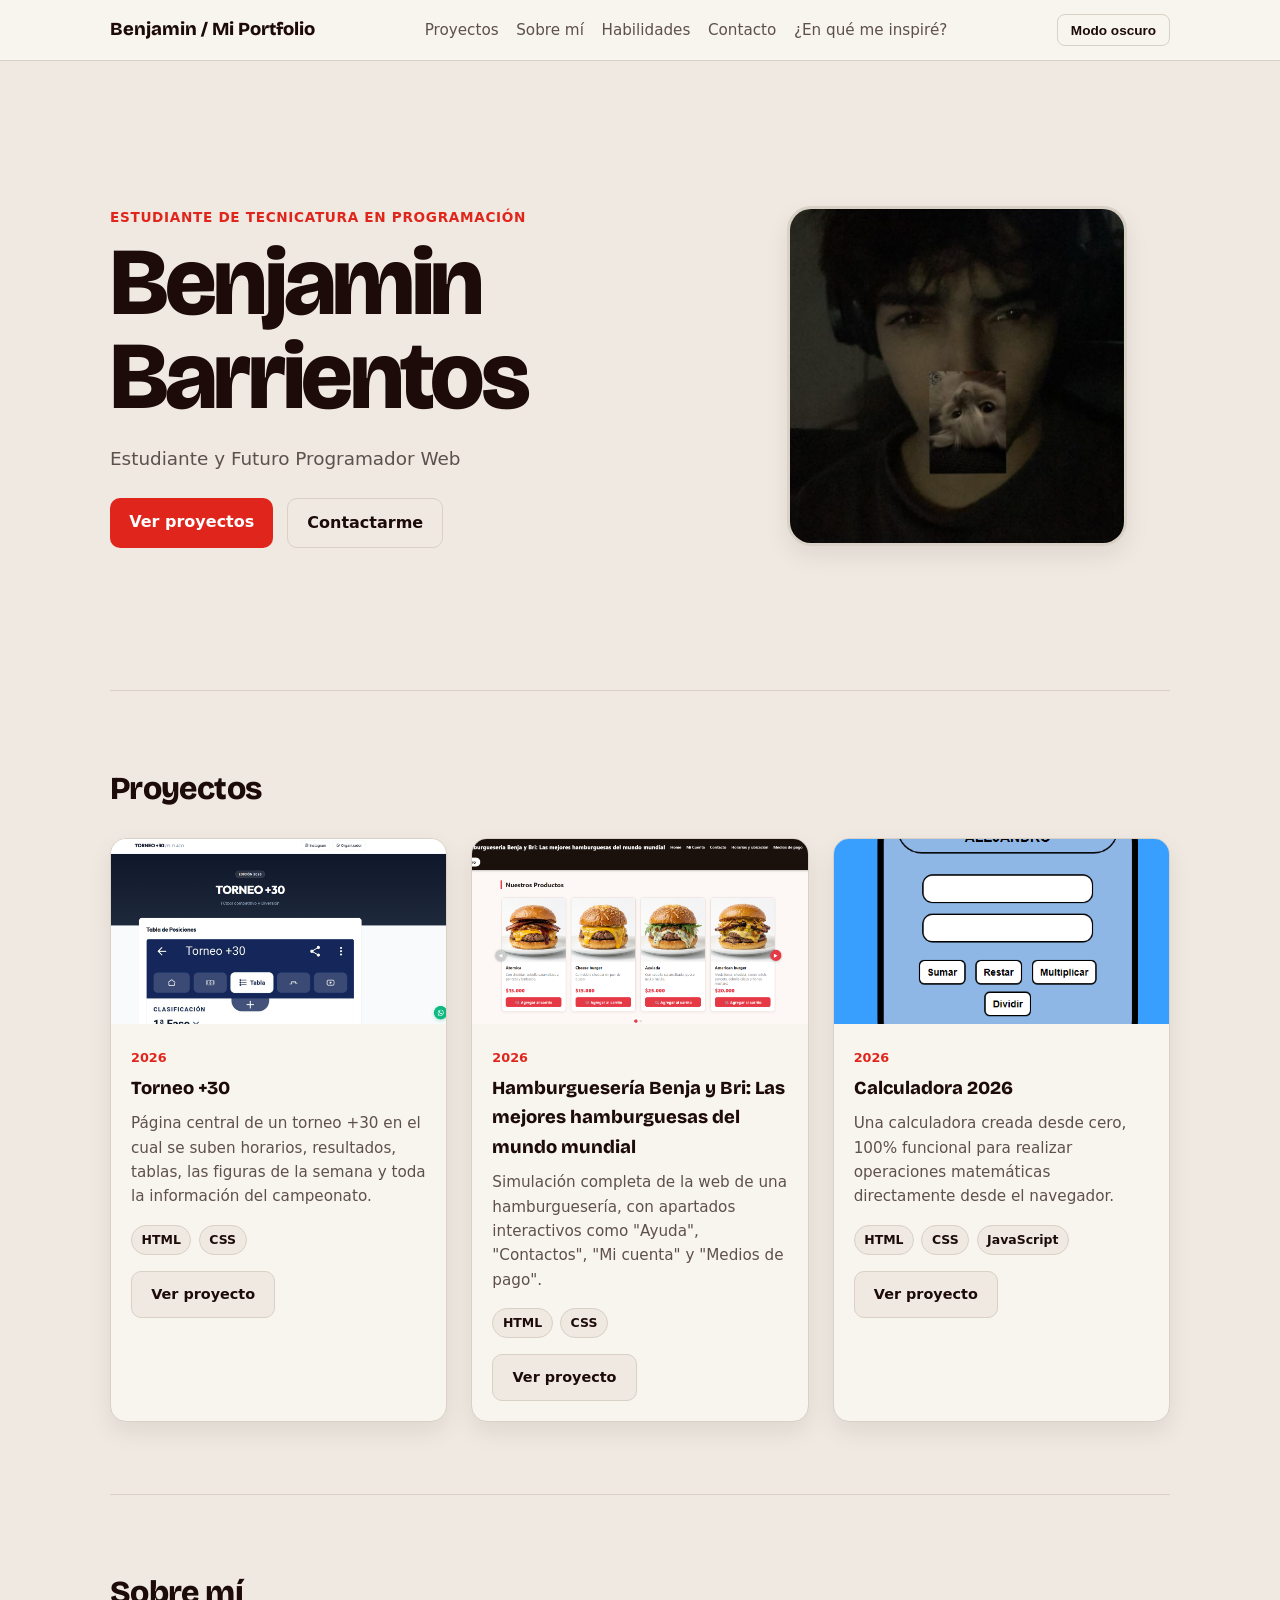
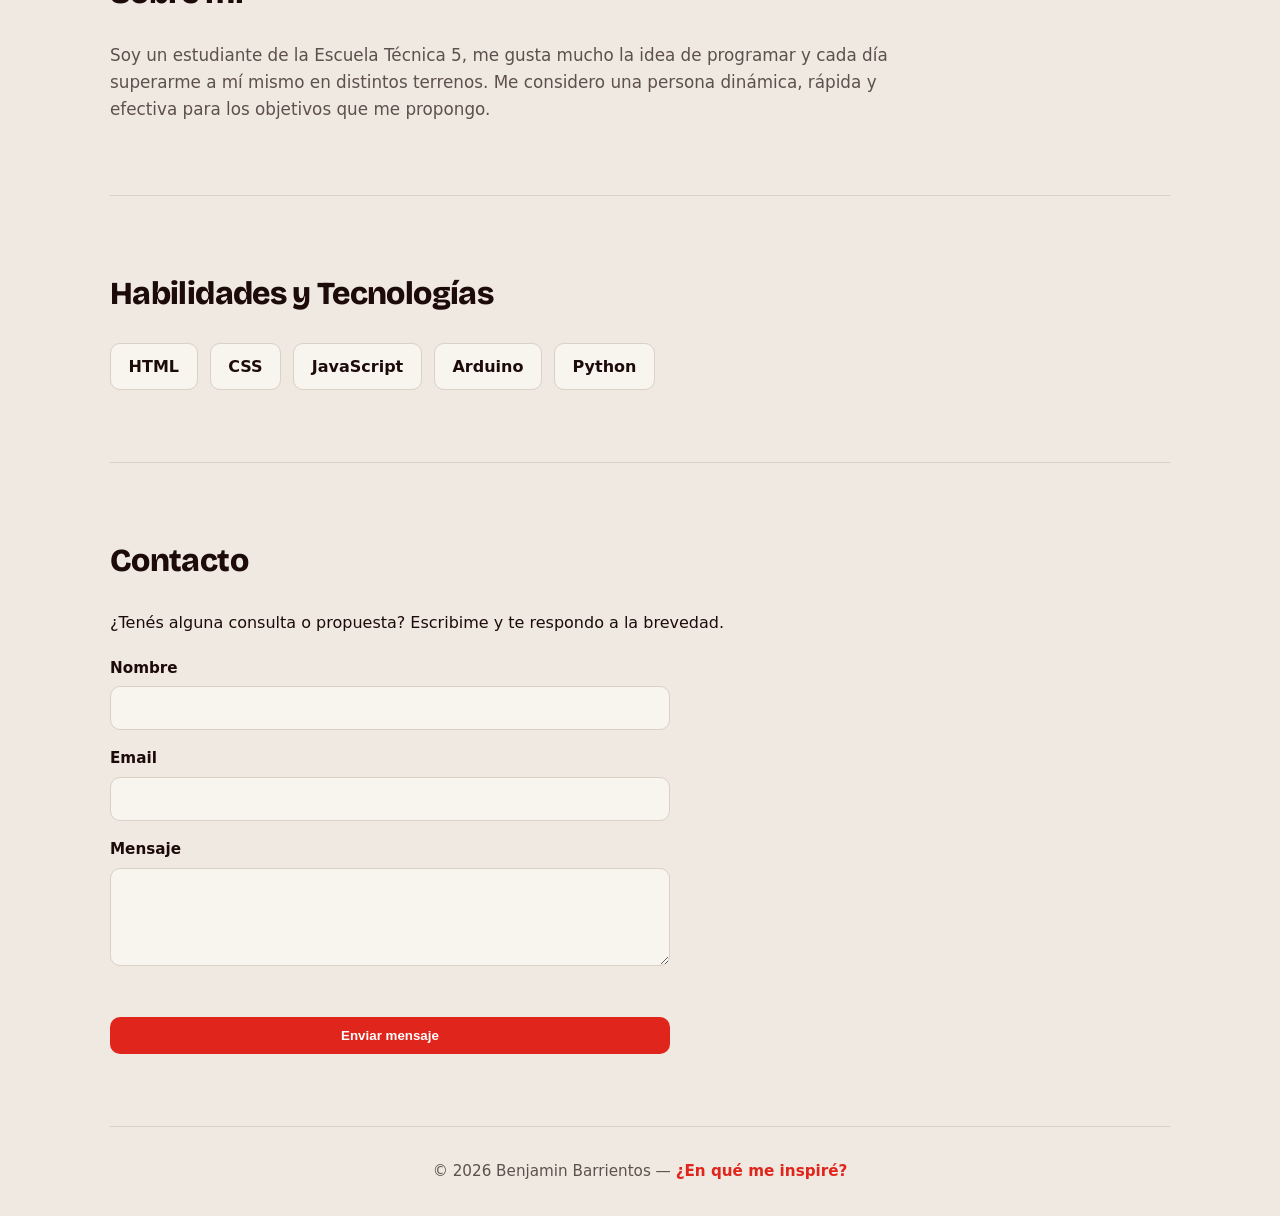
<file: index.html>
<!DOCTYPE html>
<html lang="es">
<head>
  <meta charset="UTF-8">
  <meta name="viewport" content="width=device-width, initial-scale=1.0">
  <title>Benjamin Barrientos | Portfolio Web</title>
  <link rel="stylesheet" href="style.css">
</head>
<body data-tema="crema">

  <!-- Barra de navegación interna con anclas -->
  <header id="navbar">
    <nav class="nav-contenedor">
      <a href="#hero" class="logo">Benjamin / Mi Portfolio</a>
      <ul class="nav-links">
        <li><a href="#proyectos">Proyectos</a></li>
        <li><a href="#sobre-mi">Sobre mí</a></li>
        <li><a href="#habilidades">Habilidades</a></li>
        <li><a href="#contacto">Contacto</a></li>
        <li><a href="inspiracion.html">¿En qué me inspiré?</a></li>
      </ul>
      <!-- Botón para la funcionalidad JS extra (Punto 07) -->
      <button id="btn-tema" aria-label="Cambiar tema">Modo oscuro</button>
    </nav>
  </header>

  <main>
    <!-- SECCIÓN 1: HERO / PRESENTACIÓN -->
    <section id="hero" class="seccion hero" data-tema="crema">
      <div class="hero-texto">
        <span class="subtitulo-rol">Estudiante de Tecnicatura en Programación</span>
        <h1>Benjamin<br>Barrientos</h1>
        <p class="frase-hero">Estudiante y Futuro Programador Web</p>
        <div class="hero-botones">
          <a href="#proyectos" class="btn-principal">Ver proyectos</a>
          <a href="#contacto" class="btn-secundario">Contactarme</a>
        </div>
      </div>
      <div class="hero-imagen">
        <img src="imagenes/fotoperfil.jpeg" alt="Foto de perfil de Benjamin Barrientos">
      </div>
    </section>

    <!-- SECCIÓN 2: PROYECTOS -->
    <section id="proyectos" class="seccion" data-tema="negro">
      <h2>Proyectos</h2>
      <div class="grid-proyectos">

        <!-- Proyecto 1: Torneo +30 -->
        <article class="proyecto-card">
          <img src="imagenes/torneo-30.png" alt="Captura del proyecto Torneo +30">
          <div class="proyecto-info">
            <span class="anio">2026</span>
            <h3>Torneo +30</h3>
            <p>Página central de un torneo +30 en el cual se suben horarios, resultados, tablas, las figuras de la semana y toda la información del campeonato.</p>
            <div class="tags">
              <span>HTML</span>
              <span>CSS</span>
            </div>
            <a href="torneo-empresas/index.html" class="btn-proyecto" target="_blank">Ver proyecto</a>
          </div>
        </article>

        <!-- Proyecto 2: Hamburguesería -->
        <article class="proyecto-card">
          <img src="imagenes/negociobenja.png" alt="Captura de Hamburgueseria Benja y Bri">
          <div class="proyecto-info">
            <span class="anio">2026</span>
            <h3>Hamburguesería Benja y Bri: Las mejores hamburguesas del mundo mundial</h3>
            <p>Simulación completa de la web de una hamburguesería, con apartados interactivos como "Ayuda", "Contactos", "Mi cuenta" y "Medios de pago".</p>
            <div class="tags">
              <span>HTML</span>
              <span>CSS</span>
            </div>
            <a href="proyecto-negocio/PAGINAPROYECTO.html" class="btn-proyecto" target="_blank">Ver proyecto</a>
          </div>
        </article>

        <!-- Proyecto 3: Calculadora -->
        <article class="proyecto-card">
          <img src="imagenes/calculadoracaptura.png" alt="Captura de Calculadora 2026">
          <div class="proyecto-info">
            <span class="anio">2026</span>
            <h3>Calculadora 2026</h3>
            <p>Una calculadora creada desde cero, 100% funcional para realizar operaciones matemáticas directamente desde el navegador.</p>
            <div class="tags">
              <span>HTML</span>
              <span>CSS</span>
              <span>JavaScript</span>
            </div>
            <a href="calculadora/calculadorabasica.html" class="btn-proyecto" target="_blank">Ver proyecto</a>
          </div>
        </article>

      </div>
    </section>

    <!-- SECCIÓN 3: SOBRE MÍ -->
    <section id="sobre-mi" class="seccion" data-tema="crema">
      <h2>Sobre mí</h2>
      <p class="texto-sobre-mi">
        Soy un estudiante de la Escuela Técnica 5, me gusta mucho la idea de programar y cada día superarme a mí mismo en distintos terrenos. Me considero una persona dinámica, rápida y efectiva para los objetivos que me propongo.
      </p>
    </section>

    <!-- SECCIÓN 4: HABILIDADES / TECNOLOGÍAS -->
    <section id="habilidades" class="seccion" data-tema="rojo">
      <h2>Habilidades y Tecnologías</h2>
      <ul class="lista-habilidades">
        <li>HTML</li>
        <li>CSS</li>
        <li>JavaScript</li>
        <li>Arduino</li>
        <li>Python</li>
      </ul>
    </section>

    <!-- SECCIÓN 5: CONTACTO (Formspree) -->
    <section id="contacto" class="seccion" data-tema="negro">
      <h2>Contacto</h2>
      <p>¿Tenés alguna consulta o propuesta? Escribime y te respondo a la brevedad.</p>
      
      <form id="form-contacto" action="https://formspree.io/f/mljbnvyg" method="POST">
        <label for="nombre">Nombre
          <input type="text" id="nombre" name="nombre" required>
        </label>

        <label for="email">Email
          <input type="email" id="email" name="email" required>
        </label>

        <label for="mensaje">Mensaje
          <textarea id="mensaje" name="mensaje" rows="4" required></textarea>
        </label>

        <!-- Mensaje de error para validación JS sin alert() -->
        <p id="error-form" class="mensaje-error"></p>

        <button type="submit" class="btn-principal">Enviar mensaje</button>
      </form>
    </section>
  </main>

  <footer>
    <p>© 2026 Benjamin Barrientos — <a href="inspiracion.html">¿En qué me inspiré?</a></p>
  </footer>

  <!-- Aro de color de la transición (solo se ve durante la animación) -->
  <div class="gota" aria-hidden="true"></div>

  <script src="script.js"></script>
</body>
</html>
</file>
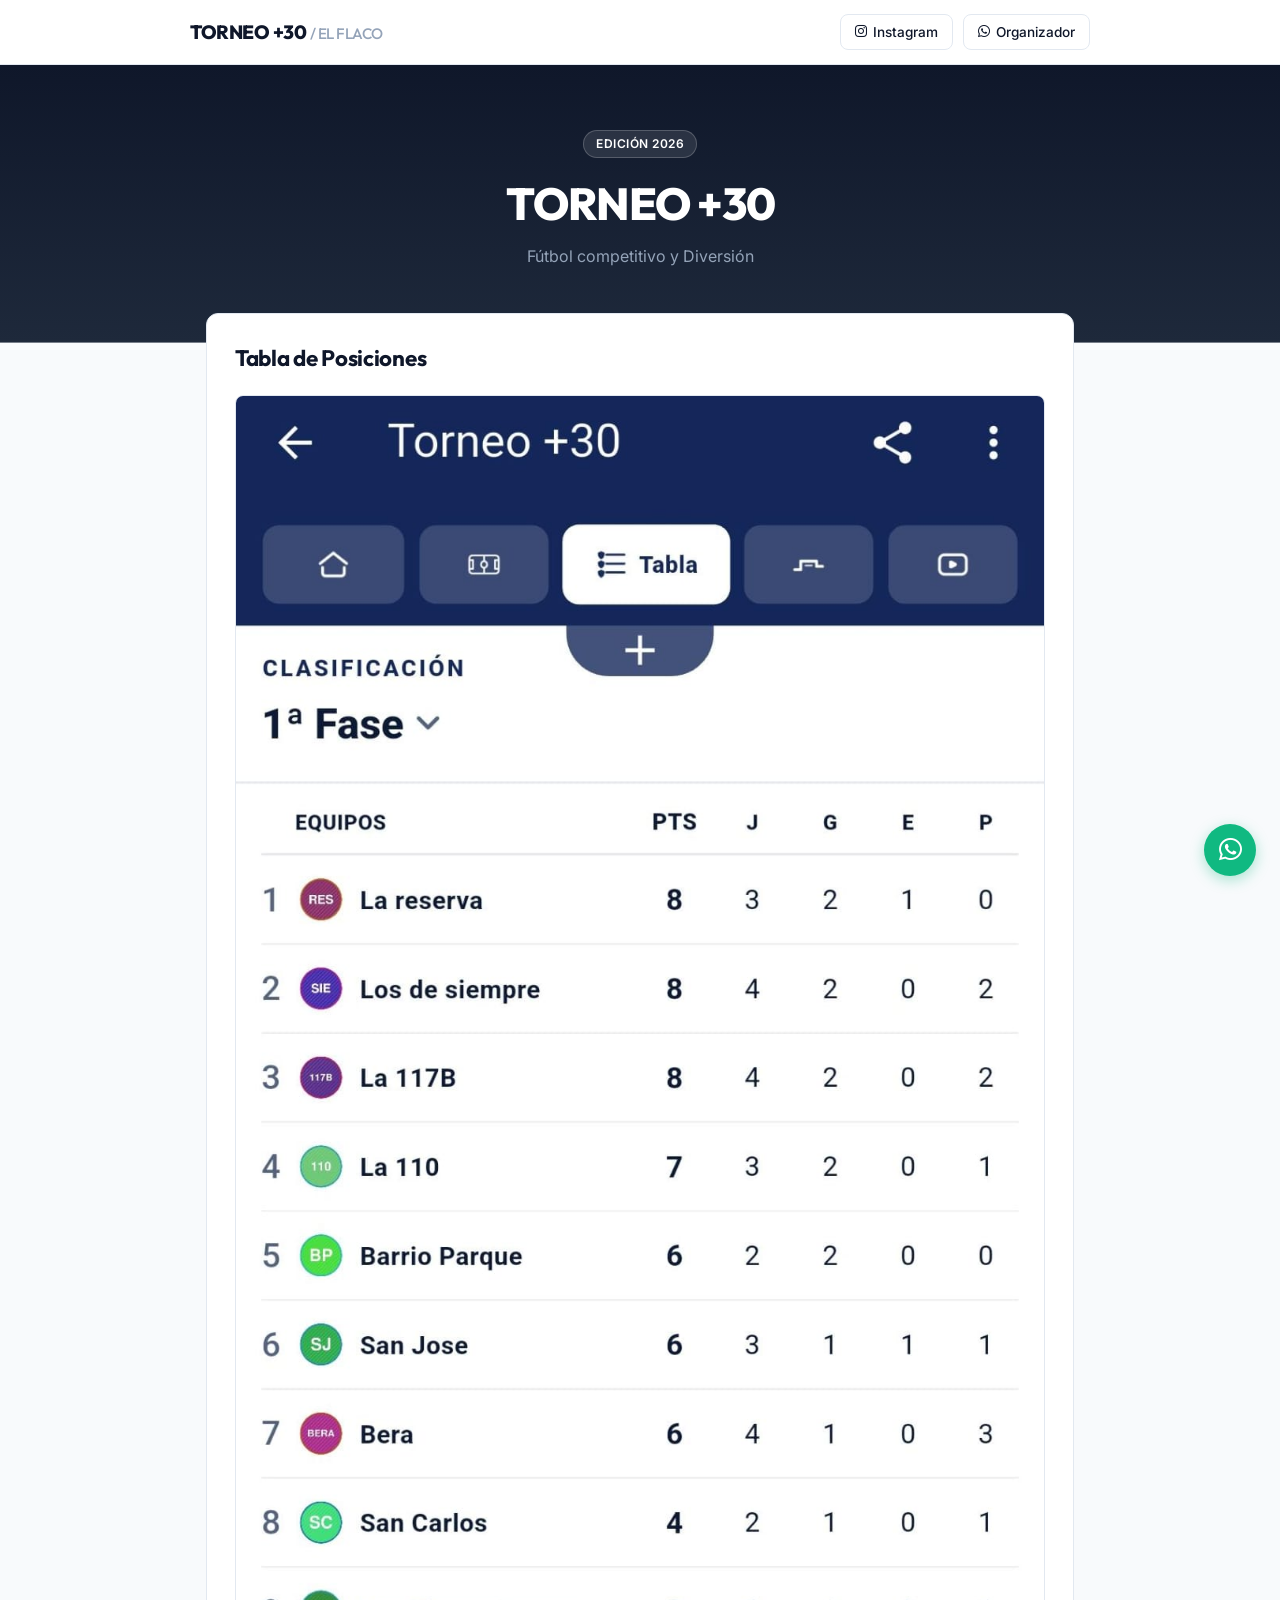
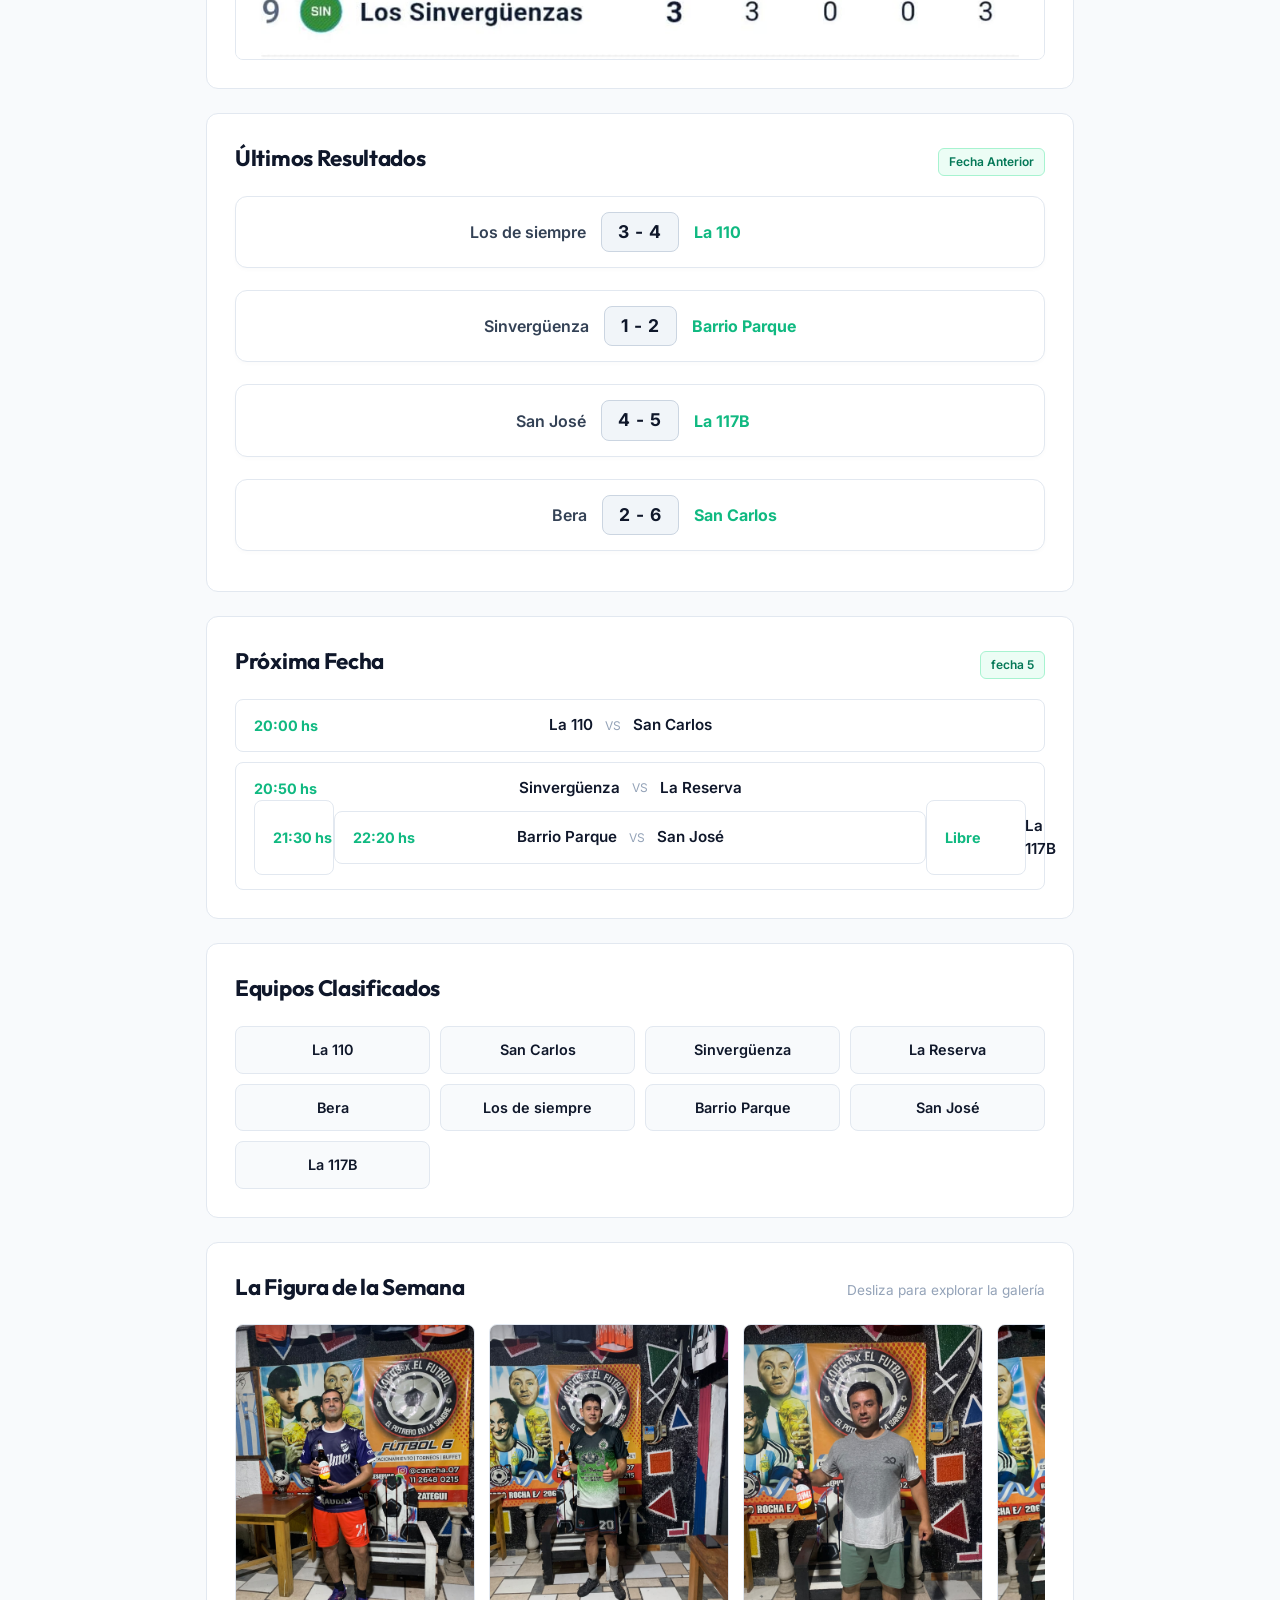
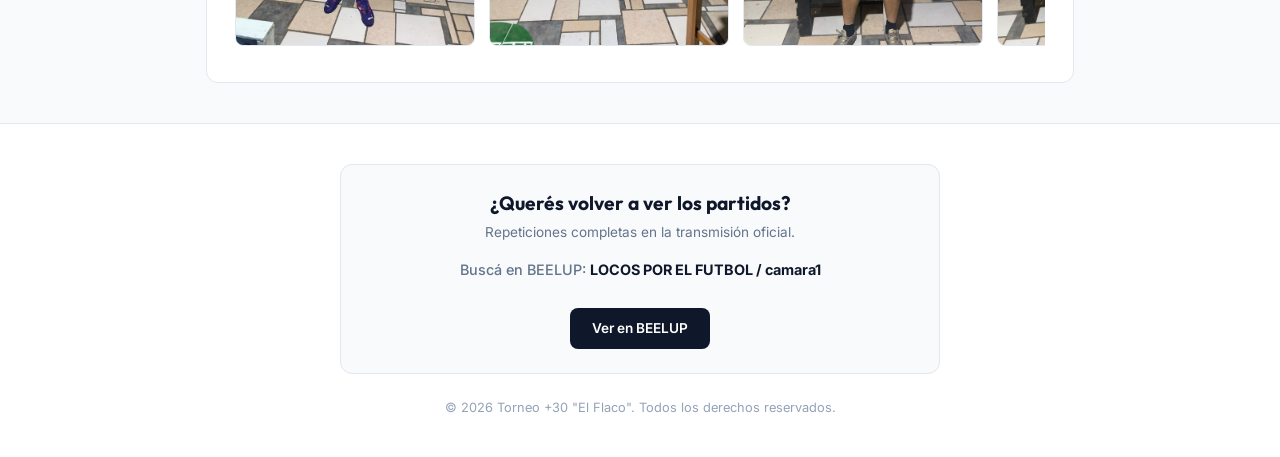
<file: torneo-empresas/index.html>
<!DOCTYPE html>
<html lang="es">
<head>
    <meta charset="UTF-8">
    <meta name="viewport" content="width=device-width, initial-scale=1.0">
    <title>Torneo +30 "El Flaco" | Copa 2026</title>
    <link rel="stylesheet" href="style.css">
    <link rel="preconnect" href="https://fonts.googleapis.com">
    <link rel="preconnect" href="https://fonts.gstatic.com" crossorigin>
    <link href="https://fonts.googleapis.com/css2?family=Inter:wght@300;400;500;600;700&family=Outfit:wght@600;700;800&display=swap" rel="stylesheet">
    <link rel="stylesheet" href="https://cdnjs.cloudflare.com/ajax/libs/font-awesome/6.4.0/css/all.min.css">
</head>
<body>

    <!-- Header / Navbar Minimalista -->
    <nav class="navbar">
        <div class="nav-container">
            <a href="#" class="brand">TORNEO +30 <span>/ EL FLACO</span></a>
            <div class="nav-actions">
                <a href="https://www.instagram.com/torneos_el_flaco/" target="_blank" class="btn-link instagram">
                    <i class="fab fa-instagram"></i> <span>Instagram</span>
                </a>
                <a href="https://wa.me/5491164555664" target="_blank" class="btn-link whatsapp">
                    <i class="fab fa-whatsapp"></i> <span>Organizador</span>
                </a>
            </div>
        </div>
    </nav>

    <!-- Banner Principal -->
    <header class="hero">
        <div class="hero-content">
            <span class="badge">Edición 2026</span>
            <h1>TORNEO +30</h1>
            <p>Fútbol competitivo y Diversión</p>
        </div>
    </header>

    <main class="main-container">
        
        <!-- Tabla de Posiciones -->
        <section class="card-section" id="tablas">
            <div class="section-header">
                <h2>Tabla de Posiciones</h2>
            </div>
            <div class="tabla-wrapper">
                <img src="tablas.jpeg" alt="Tabla de Posiciones Torneo +30">
            </div>
        </section>

        <!-- Últimos Resultados -->
        <section class="card-section" id="resultados">
            <div class="section-header">
                <h2>Últimos Resultados</h2>
                <span class="tag-fase">Fecha Anterior</span>
            </div>
            <div class="schedule-list">
                
                <!-- Partido 1 -->
                <div style="background: #ffffff; border: 1px solid #e2e8f0; border-radius: 12px; padding: 15px 20px; margin-bottom: 12px; display: flex; align-items: center; justify-content: space-between; box-shadow: 0 2px 4px rgba(0,0,0,0.02);">
                    <div style="flex: 1; text-align: right; font-weight: 600; font-size: 1rem; color: #334155;">Los de siempre</div>
                    <div style="background: #f1f5f9; color: #0f172a; padding: 6px 16px; border-radius: 8px; font-weight: 700; font-size: 1.1rem; margin: 0 15px; letter-spacing: 1px; border: 1px solid #cbd5e1;">3 - 4</div>
                    <div style="flex: 1; text-align: left; font-weight: 700; font-size: 1rem; color: #10b981;">La 110</div>
                </div>

                <!-- Partido 2 -->
                <div style="background: #ffffff; border: 1px solid #e2e8f0; border-radius: 12px; padding: 15px 20px; margin-bottom: 12px; display: flex; align-items: center; justify-content: space-between; box-shadow: 0 2px 4px rgba(0,0,0,0.02);">
                    <div style="flex: 1; text-align: right; font-weight: 600; font-size: 1rem; color: #334155;">Sinvergüenza</div>
                    <div style="background: #f1f5f9; color: #0f172a; padding: 6px 16px; border-radius: 8px; font-weight: 700; font-size: 1.1rem; margin: 0 15px; letter-spacing: 1px; border: 1px solid #cbd5e1;">1 - 2</div>
                    <div style="flex: 1; text-align: left; font-weight: 700; font-size: 1rem; color: #10b981;">Barrio Parque</div>
                </div>

                <!-- Partido 3 -->
                <div style="background: #ffffff; border: 1px solid #e2e8f0; border-radius: 12px; padding: 15px 20px; margin-bottom: 12px; display: flex; align-items: center; justify-content: space-between; box-shadow: 0 2px 4px rgba(0,0,0,0.02);">
                    <div style="flex: 1; text-align: right; font-weight: 600; font-size: 1rem; color: #334155;">San José</div>
                    <div style="background: #f1f5f9; color: #0f172a; padding: 6px 16px; border-radius: 8px; font-weight: 700; font-size: 1.1rem; margin: 0 15px; letter-spacing: 1px; border: 1px solid #cbd5e1;">4 - 5</div>
                    <div style="flex: 1; text-align: left; font-weight: 700; font-size: 1rem; color: #10b981;">La 117B</div>
                </div>

                <!-- Partido 4 -->
                <div style="background: #ffffff; border: 1px solid #e2e8f0; border-radius: 12px; padding: 15px 20px; margin-bottom: 12px; display: flex; align-items: center; justify-content: space-between; box-shadow: 0 2px 4px rgba(0,0,0,0.02);">
                    <div style="flex: 1; text-align: right; font-weight: 600; font-size: 1rem; color: #334155;">Bera</div>
                    <div style="background: #f1f5f9; color: #0f172a; padding: 6px 16px; border-radius: 8px; font-weight: 700; font-size: 1.1rem; margin: 0 15px; letter-spacing: 1px; border: 1px solid #cbd5e1;">2 - 6</div>
                    <div style="flex: 1; text-align: left; font-weight: 700; font-size: 1rem; color: #10b981;">San Carlos</div>
                </div>

            </div>
        </section>

        <!-- Cronograma de Partidos (Próxima Fecha) -->
        <section class="card-section" id="horarios">
            <div class="section-header">
                <h2>Próxima Fecha</h2>
                <span class="tag-fase">fecha 5</span>
            </div>
            <div class="schedule-list">
                <div class="match-card">
                    <div class="match-time">20:00 hs</div>
                    <div class="match-teams">
                        <span class="team">La 110</span>
                        <span class="vs">vs</span>
                        <span class="team">San Carlos</span>
                    </div>
                    <div class="match-badge"></div>
                </div>

                <div class="match-card">
                    <div class="match-time">20:50 hs</div>
                    <div class="match-teams">
                        <span class="team">Sinvergüenza</span>
                        <span class="vs">vs</span>
                        <span class="team">La Reserva</span>
                    </div>
                    <div class="match-badge"</div>
                </div>

                <div class="match-card">
                    <div class="match-time">21:30 hs</div>
                    <div class="match-teams">
                        <span class="team">Bera</span>
                        <span class="vs">vs</span>
                        <span class="team">Los de siempre</span>
                    </div>
                    <div class="match-badge"></div>
                </div>

                <div class="match-card">
                    <div class="match-time">22:20 hs</div>
                    <div class="match-teams">
                        <span class="team">Barrio Parque</span>
                        <span class="vs">vs</span>
                        <span class="team">San José</span>
                    </div>
                    <div class="match-badge"></div>
                </div>

                <div class="match-card libre-card">
                    <div class="match-time">Libre</div>
                    <div class="match-teams">
                        <span class="team">La 117B</span>
                    </div>
                    <div class="match-badge"></div>
                </div>
            </div>
        </section>

        <!-- Equipos -->
        <section class="card-section" id="equipos">
            <div class="section-header">
                <h2>Equipos Clasificados</h2>
            </div>
            <div class="teams-grid">
                <div class="team-chip">La 110</div>
                <div class="team-chip">San Carlos</div>
                <div class="team-chip">Sinvergüenza</div>
                <div class="team-chip">La Reserva</div>
                <div class="team-chip">Bera</div>
                <div class="team-chip">Los de siempre</div>
                <div class="team-chip">Barrio Parque</div>
                <div class="team-chip">San José</div>
                <div class="team-chip">La 117B</div>
            </div>
        </section>

        <!-- La Figura de la Semana -->
        <section class="card-section" id="figura">
            <div class="section-header">
                <h2>La Figura de la Semana</h2>
                <p class="section-subtitle">Desliza para explorar la galería</p>
            </div>
            <div class="gallery-scroll">
                <div class="gallery-item">
                    <img src="foto1.jpeg" alt="Figura Fecha 1">
                </div>
                <div class="gallery-item">
                    <img src="foto2.jpeg" alt="Figura Fecha 2">
                </div>
                <div class="gallery-item">
                    <img src="foto3.jpeg" alt="Figura Fecha 3">
                </div>
                <div class="gallery-item">
                    <img src="foto4.jpeg" alt="Figura Fecha 4">
                </div>
            </div>
        </section>

    </main>

    <!-- Botón Flotante de WhatsApp -->
    <a href="https://wa.me/5491164555664" target="_blank" class="float-whatsapp" aria-label="Contacto por WhatsApp">
        <i class="fab fa-whatsapp"></i>
    </a>

    <!-- Footer -->
    <footer class="footer">
        <div class="footer-container">
            <div class="beelup-card">
                <h3>¿Querés volver a ver los partidos?</h3>
                <p>Repeticiones completas en la transmisión oficial.</p>
                <p style="font-size: 0.9rem; color: #64748b; margin-top: 6px; font-weight: 500;">Buscá en BEELUP: <strong style="color: #0f172a;">LOCOS POR EL FUTBOL / camara1</strong></p>
                <a href="https://www.beelup.com/tu-canal" target="_blank" class="btn-primary" style="margin-top: 12px;">Ver en BEELUP</a>
            </div>
            <p class="copyright">&copy; 2026 Torneo +30 "El Flaco". Todos los derechos reservados.</p>
        </div>
    </footer>

</body>
</html>
</file>
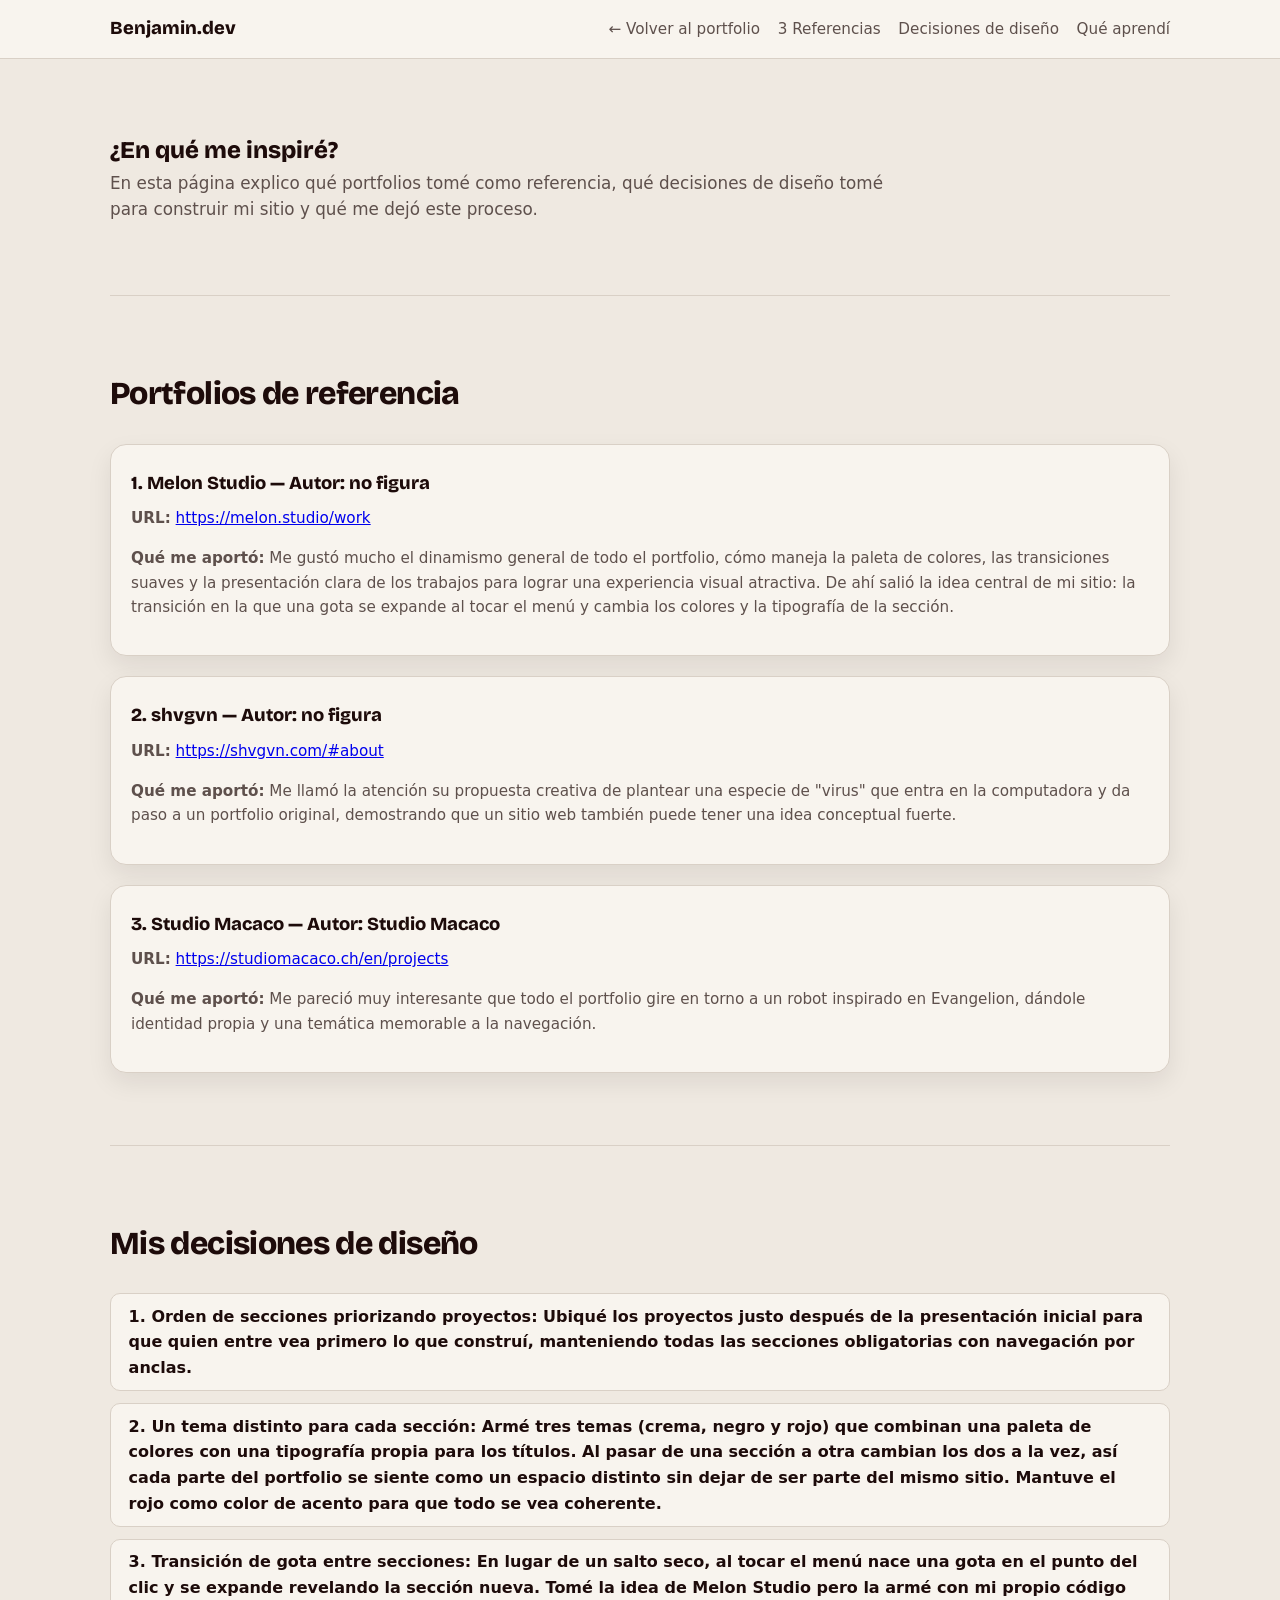
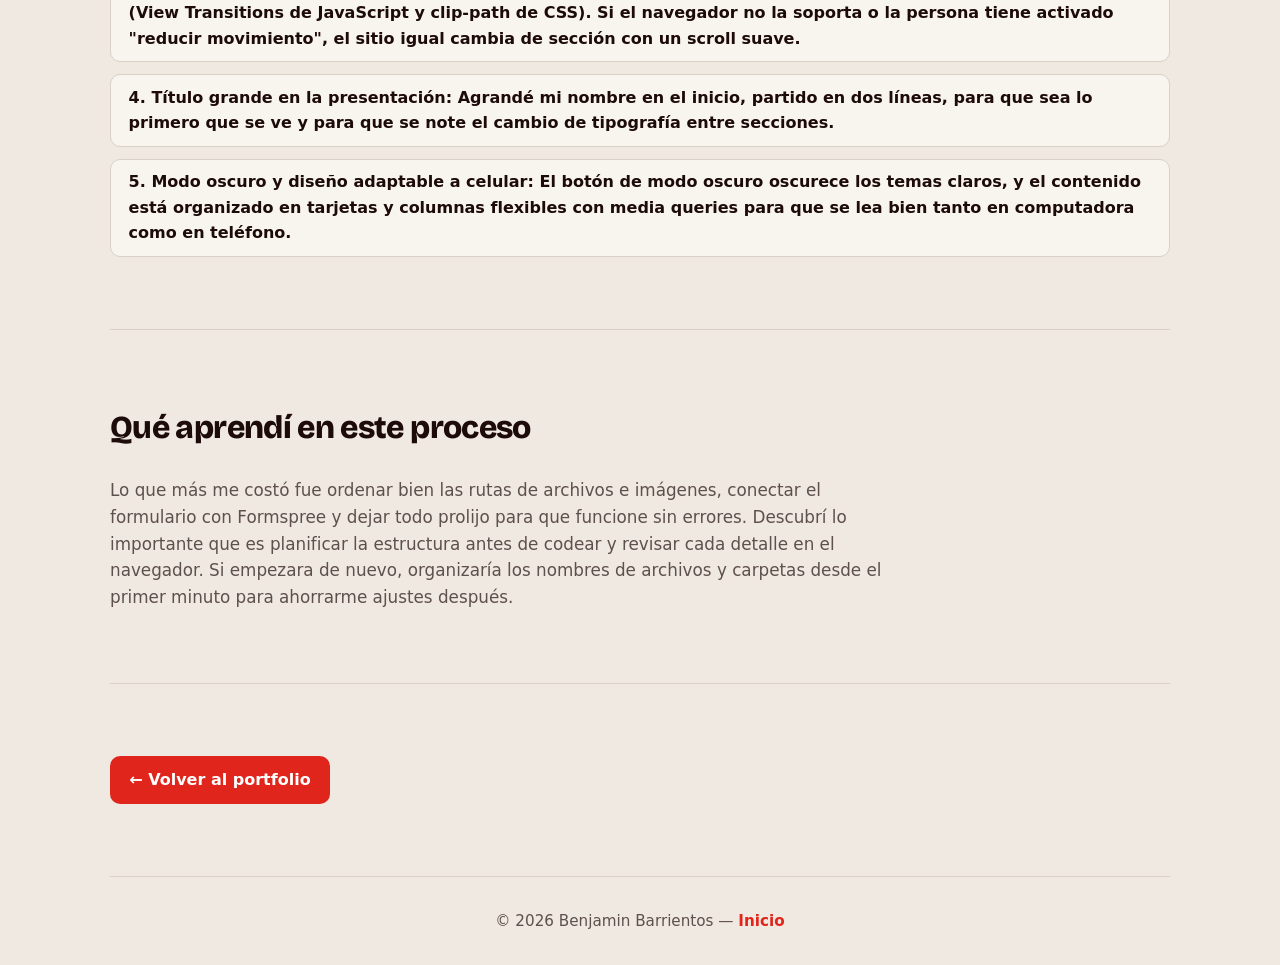
<file: inspiracion.html>
<!DOCTYPE html>
<html lang="es">
<head>
  <meta charset="UTF-8">
  <meta name="viewport" content="width=device-width, initial-scale=1.0">
  <title>¿En qué me inspiré? | Benjamin Barrientos</title>
  <link rel="stylesheet" href="style.css">
</head>
<body>

  <header id="navbar">
    <nav class="nav-contenedor">
      <a href="index.html" class="logo">Benjamin.dev</a>
      <ul class="nav-links">
        <li><a href="index.html">← Volver al portfolio</a></li>
        <li><a href="#referencias">3 Referencias</a></li>
        <li><a href="#decisiones">Decisiones de diseño</a></li>
        <li><a href="#aprendizaje">Qué aprendí</a></li>
      </ul>
    </nav>
  </header>

  <main>
    <section class="seccion">
      <h1>¿En qué me inspiré?</h1>
      <p class="texto-sobre-mi">
        En esta página explico qué portfolios tomé como referencia, qué decisiones de diseño tomé para construir mi sitio y qué me dejó este proceso.
      </p>
    </section>

    <!-- 1. LOS 3 PORTFOLIOS DE REFERENCIA -->
    <section id="referencias" class="seccion">
      <h2>Portfolios de referencia</h2>

      <article class="proyecto-card" style="margin-bottom: 1.25rem;">
        <div class="proyecto-info">
          <h3>1. Melon Studio — Autor: no figura</h3>
          <p><strong>URL:</strong> <a href="https://melon.studio/work" target="_blank">https://melon.studio/work</a></p>
          <p><strong>Qué me aportó:</strong> Me gustó mucho el dinamismo general de todo el portfolio, cómo maneja la paleta de colores, las transiciones suaves y la presentación clara de los trabajos para lograr una experiencia visual atractiva. De ahí salió la idea central de mi sitio: la transición en la que una gota se expande al tocar el menú y cambia los colores y la tipografía de la sección.</p>
        </div>
      </article>

      <article class="proyecto-card" style="margin-bottom: 1.25rem;">
        <div class="proyecto-info">
          <h3>2. shvgvn — Autor: no figura</h3>
          <p><strong>URL:</strong> <a href="https://shvgvn.com/#about" target="_blank">https://shvgvn.com/#about</a></p>
          <p><strong>Qué me aportó:</strong> Me llamó la atención su propuesta creativa de plantear una especie de "virus" que entra en la computadora y da paso a un portfolio original, demostrando que un sitio web también puede tener una idea conceptual fuerte.</p>
        </div>
      </article>

      <article class="proyecto-card">
        <div class="proyecto-info">
          <h3>3. Studio Macaco — Autor: Studio Macaco</h3>
          <p><strong>URL:</strong> <a href="https://studiomacaco.ch/en/projects" target="_blank">https://studiomacaco.ch/en/projects</a></p>
          <p><strong>Qué me aportó:</strong> Me pareció muy interesante que todo el portfolio gire en torno a un robot inspirado en Evangelion, dándole identidad propia y una temática memorable a la navegación.</p>
        </div>
      </article>
    </section>

    <!-- 2. MIS DECISIONES DE DISEÑO (AL MENOS 3 JUSTIFICADAS) -->
    <section id="decisiones" class="seccion">
      <h2>Mis decisiones de diseño</h2>
      <ul class="lista-habilidades" style="flex-direction: column;">
        <li>
          <strong>1. Orden de secciones priorizando proyectos:</strong> Ubiqué los proyectos justo después de la presentación inicial para que quien entre vea primero lo que construí, manteniendo todas las secciones obligatorias con navegación por anclas.
        </li>
        <li>
          <strong>2. Un tema distinto para cada sección:</strong> Armé tres temas (crema, negro y rojo) que combinan una paleta de colores con una tipografía propia para los títulos. Al pasar de una sección a otra cambian los dos a la vez, así cada parte del portfolio se siente como un espacio distinto sin dejar de ser parte del mismo sitio. Mantuve el rojo como color de acento para que todo se vea coherente.
        </li>
        <li>
          <strong>3. Transición de gota entre secciones:</strong> En lugar de un salto seco, al tocar el menú nace una gota en el punto del clic y se expande revelando la sección nueva. Tomé la idea de Melon Studio pero la armé con mi propio código (View Transitions de JavaScript y clip-path de CSS). Si el navegador no la soporta o la persona tiene activado "reducir movimiento", el sitio igual cambia de sección con un scroll suave.
        </li>
        <li>
          <strong>4. Título grande en la presentación:</strong> Agrandé mi nombre en el inicio, partido en dos líneas, para que sea lo primero que se ve y para que se note el cambio de tipografía entre secciones.
        </li>
        <li>
          <strong>5. Modo oscuro y diseño adaptable a celular:</strong> El botón de modo oscuro oscurece los temas claros, y el contenido está organizado en tarjetas y columnas flexibles con media queries para que se lea bien tanto en computadora como en teléfono.
        </li>
      </ul>
    </section>

    <!-- 3. QUÉ APRENDÍ EN ESTE PROCESO -->
    <section id="aprendizaje" class="seccion">
      <h2>Qué aprendí en este proceso</h2>
      <p class="texto-sobre-mi">
        Lo que más me costó fue ordenar bien las rutas de archivos e imágenes, conectar el formulario con Formspree y dejar todo prolijo para que funcione sin errores. Descubrí lo importante que es planificar la estructura antes de codear y revisar cada detalle en el navegador. Si empezara de nuevo, organizaría los nombres de archivos y carpetas desde el primer minuto para ahorrarme ajustes después.
      </p>
    </section>

    <!-- 4. ENLACE DE REGRESO -->
    <section class="seccion">
      <a href="index.html" class="btn-principal">← Volver al portfolio</a>
    </section>
  </main>

  <footer>
    <p>© 2026 Benjamin Barrientos — <a href="index.html">Inicio</a></p>
  </footer>

</body>
</html>
</file>
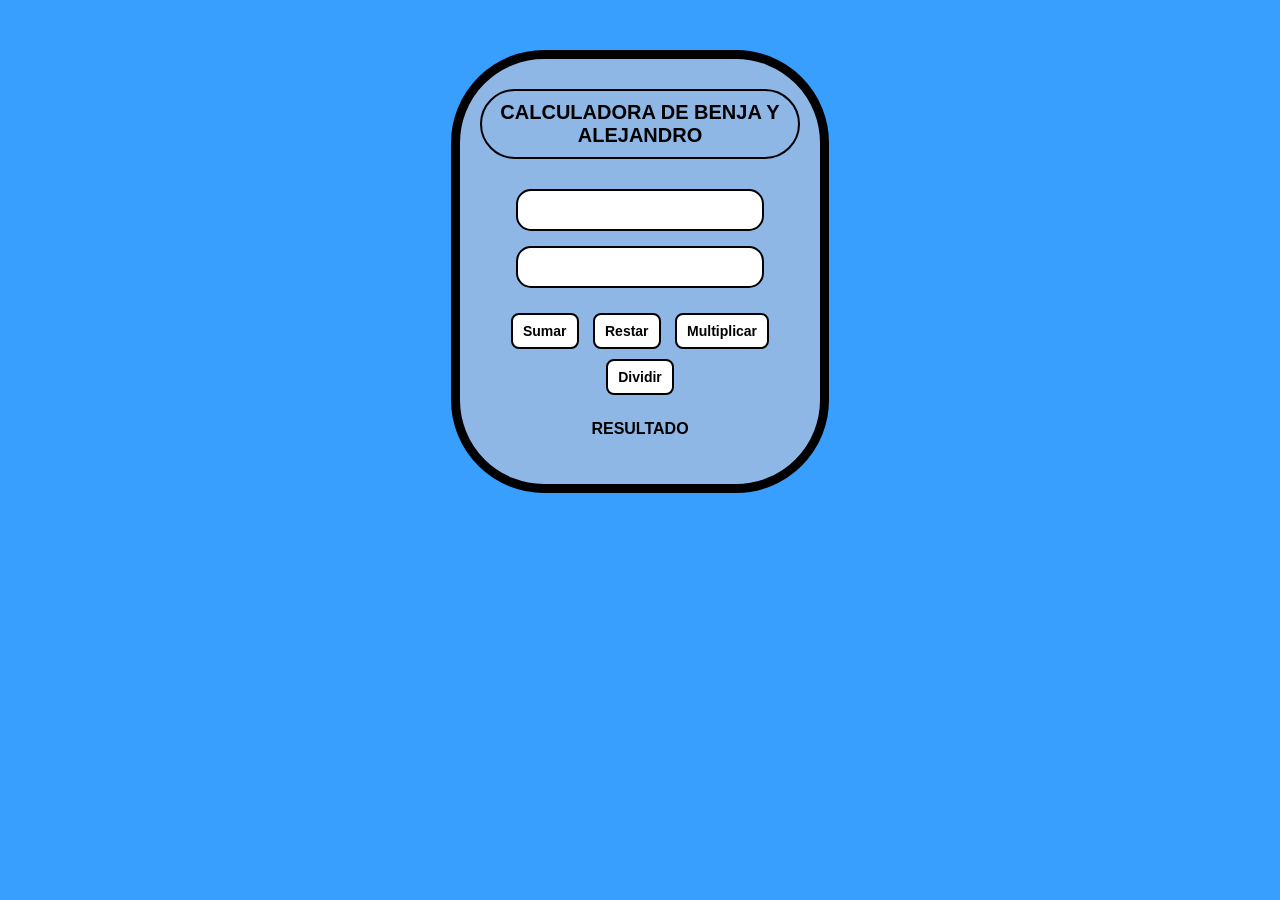
<file: calculadora/calculadorabasica.html>
<!DOCTYPE html>
<html lang="es">
<head>
    <meta charset="UTF-8">
    <meta name="viewport" content="width=device-width, initial-scale=1.0">
    <title>Document</title>
    <link rel="stylesheet" href="style.css">
</head>
<body>
    
    <div class="formulario">
        <h1>CALCULADORA DE BENJA Y ALEJANDRO</h1>
        
        <input type="number" id="numero1">
        <input type="number" id="numero2">
        
        <div class="botones">
            <button onclick="sumar()">Sumar</button>
            <button onclick="restar()">Restar</button>
            <button onclick="multiplicacion()">Multiplicar</button>
            <button onclick="division()">Dividir</button>
        </div>
        
        <p id="resultado: ">RESULTADO</p>
    </div>

    <script src="calculadora-s-m.js"></script>
</body>
</html>
</file>
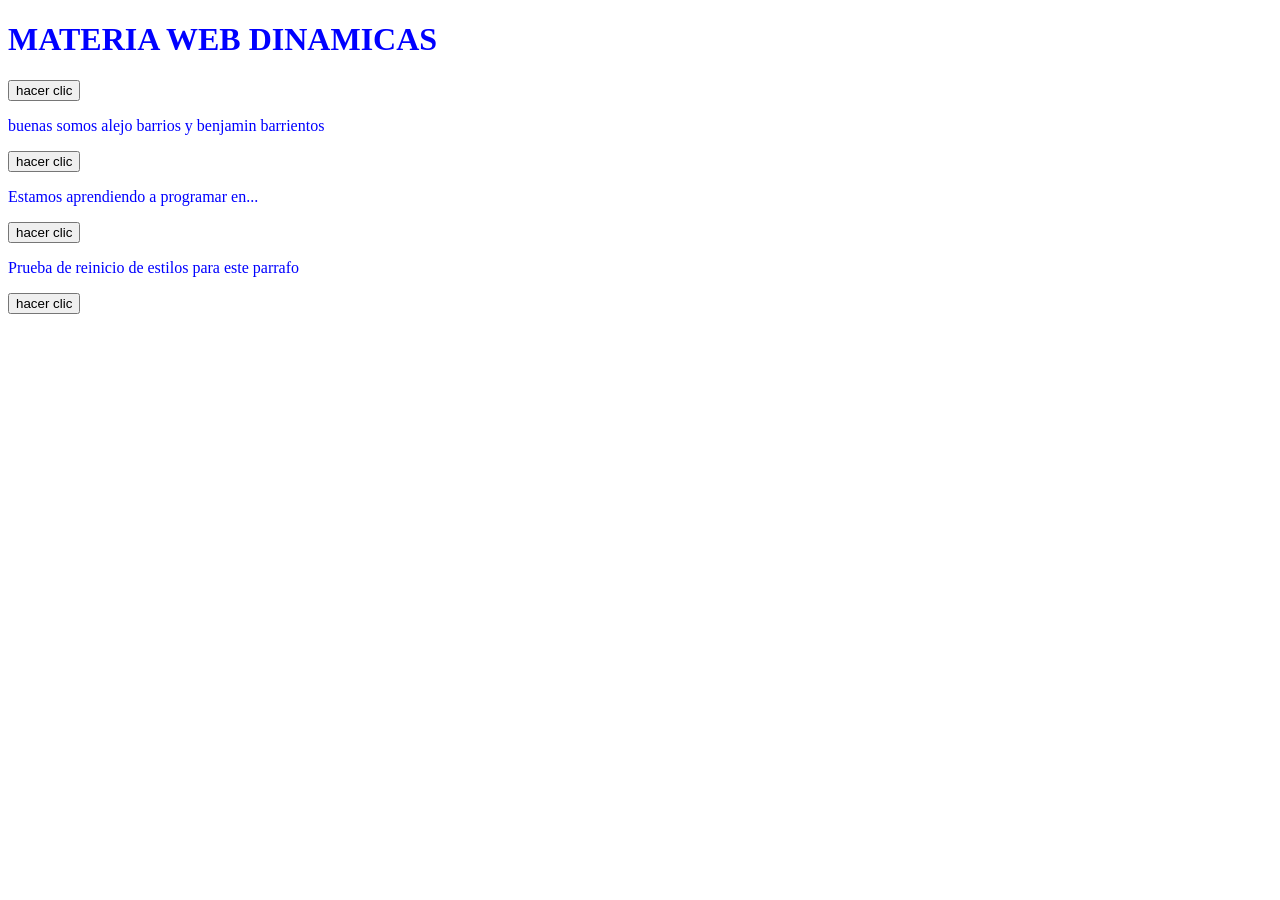
<file: calculadora/hola.html>
<!DOCTYPE html>
<html lang="en">
<head>
    <meta charset="UTF-8">
    <meta name="viewport" content="width=device-width, initial-scale=1.0">
    <title>Document</title>
</head>
<body>
    <h1 id="titulo" >MATERIA WEB DINAMICAS</h1>
    <button onclick="cambiar_p()">hacer clic</button>


    <p class="parrafo1">buenas somos alejo barrios y benjamin barrientos</p>
   <button onclick="cambiar_p1()">hacer clic</button>


    <p class="parrafo2" >Estamos aprendiendo a programar en...</p>
    <button onclick="cambiar_p2()">hacer clic</button>
            
    <p class="parrafo3" >Prueba de reinicio de estilos para este parrafo</p>
    <button onclick="cambiar_p3()">hacer clic</button>

    <style>
        p, h1{
            color: blue;
            }
            .resaltado {
                font-weight: bold;
                color: brown;
                background-color: yellow;
                }
    </style>

    <script>
    function cambiar_p() { 
        let parrafo = document.getElementById("titulo")
        titulo.textContent = "DESARROLLO DE APLICACIONES WEB DINÁMICAS";
        titulo.style.color = "brown";
        titulo.style.textTransform = "none";
        titulo.style.fontSize = "50px";
        titulo.style.textAlign ="20px";
    }
        function cambiar_p1() { 
        let parrafo1 = document.querySelector(".parrafo1")
        parrafo1.style.color = "brown";
        parrafo1.style.backgroundColor = "yellow";
        parrafo1.style.fontWeight = "bold";
        parrafo1.style.fontSize = "20px";
    }

        function cambiar_p2() { 
        let parrafo2 = document.querySelector(".parrafo2")
        parrafo2.textContent ="Estamos aprendiendo a programar con Java Script";
        parrafo2.style.fontSize = "25px";
        parrafo2.style.color = "black";
    }
        
    function cambiar_p3() { 
        let parrafo3 = document.querySelector(".parrafo3")
        parrafo3.classList.toggle("resaltado");
        //Cuando usas .toggle() en JavaScript, estás alterando el estado de una clase:
        // si esta activada se desactiva, y si está desactivada se activa.
        // sus clases deCSS de forma sencilla
    }
</script>
</body> 
</html>
</file>
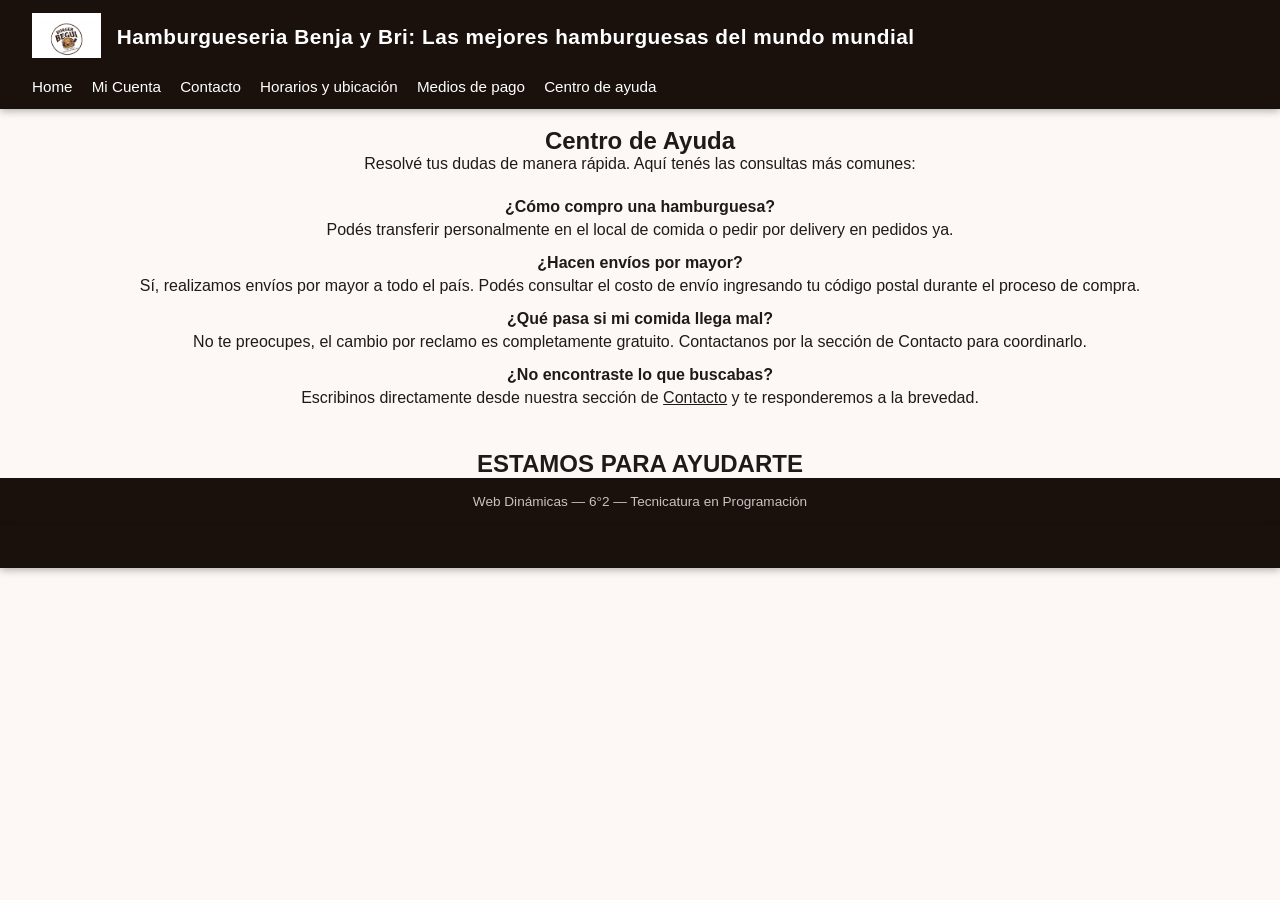
<file: proyecto-negocio/Ayuda.html>
<!DOCTYPE html>
<html lang="es">
<head>
    <meta charset="UTF-8">
    <meta name="viewport" content="width=device-width, initial-scale=1.0">
    <title>Indumentaria Roberto - Medios de Pago</title>
    <link rel="stylesheet" href="styles.css">
</head>
<body>
    <header>
        <div class="header-marca">
            <a href="#">
                <img src="./imagenes/logoo.png" alt="Burger Begui" class="Logo">
            </a>
            <h1>Hamburgueseria Benja y Bri: Las mejores hamburguesas del mundo mundial</h1>
        </div>

        <nav class="menu-contenedor">
            <ul class="menu-links">
                <li class="menu-item"><a href="PAGINAPROYECTO.html">Home</a></li>
                <li class="menu-item"><a href="Cuenta.html">Mi Cuenta</a></li>
                <li class="menu-item"><a href="Contacto.html">Contacto</a></li>
                <li class="menu-item"><a href="HorariosUbi.html">Horarios y ubicación</a></li>
                <li class="menu-item"><a href="MediosPago.html">Medios de pago</a></li>
                <li class="menu-item"><a href="Ayuda.html">Centro de ayuda</a></li>
            </ul>
        </nav>
    </header>
    <br>

    <section>
        <div>
            <center>
                <div>
                    <div>
                        <h1 >Centro de Ayuda</h1>
                        <p style="margin-bottom: 25px;">Resolvé tus dudas de manera rápida. Aquí tenés las consultas más comunes:</p>
                        <p style="margin-bottom: 5px;"><b>¿Cómo compro una hamburguesa?</b></p>
                        <p style="margin-bottom: 15px;">Podés transferir personalmente en el local de comida o pedir por delivery en pedidos ya.</p>
                        <p style="margin-bottom: 5px;"><b>¿Hacen envíos por mayor?</b></p>
                        <p style="margin-bottom: 15px;">Sí, realizamos envíos por mayor a todo el país. Podés consultar el costo de envío ingresando tu código postal durante el proceso de compra.</p>
                        <p style="margin-bottom: 5px;"><b>¿Qué pasa si mi comida llega mal?</b></p>
                        <p style="margin-bottom: 15px;">No te preocupes, el cambio por reclamo es completamente gratuito. Contactanos por la sección de Contacto para coordinarlo.</p>
                        <p style="margin-bottom: 5px;"><b>¿No encontraste lo que buscabas?</b></p>
                        <p style="margin-bottom: 25px;">
                            Escribinos directamente desde nuestra sección de <a href="Contacto.html" style="color: inherit; text-decoration: underline;">Contacto</a> y te responderemos a la brevedad.
                        </p>
                        
                        <br>
                        <h1>ESTAMOS PARA AYUDARTE</h1>
                    </div>
                </div>
            </center>
        </div>
    </section>
    <footer>
        <p>Web Dinámicas — 6°2 — Tecnicatura en Programación</p>
    </footer>
    <header class="menu-fondo-abajo">
    <br>
    </header>

</body>
</html>
</file>
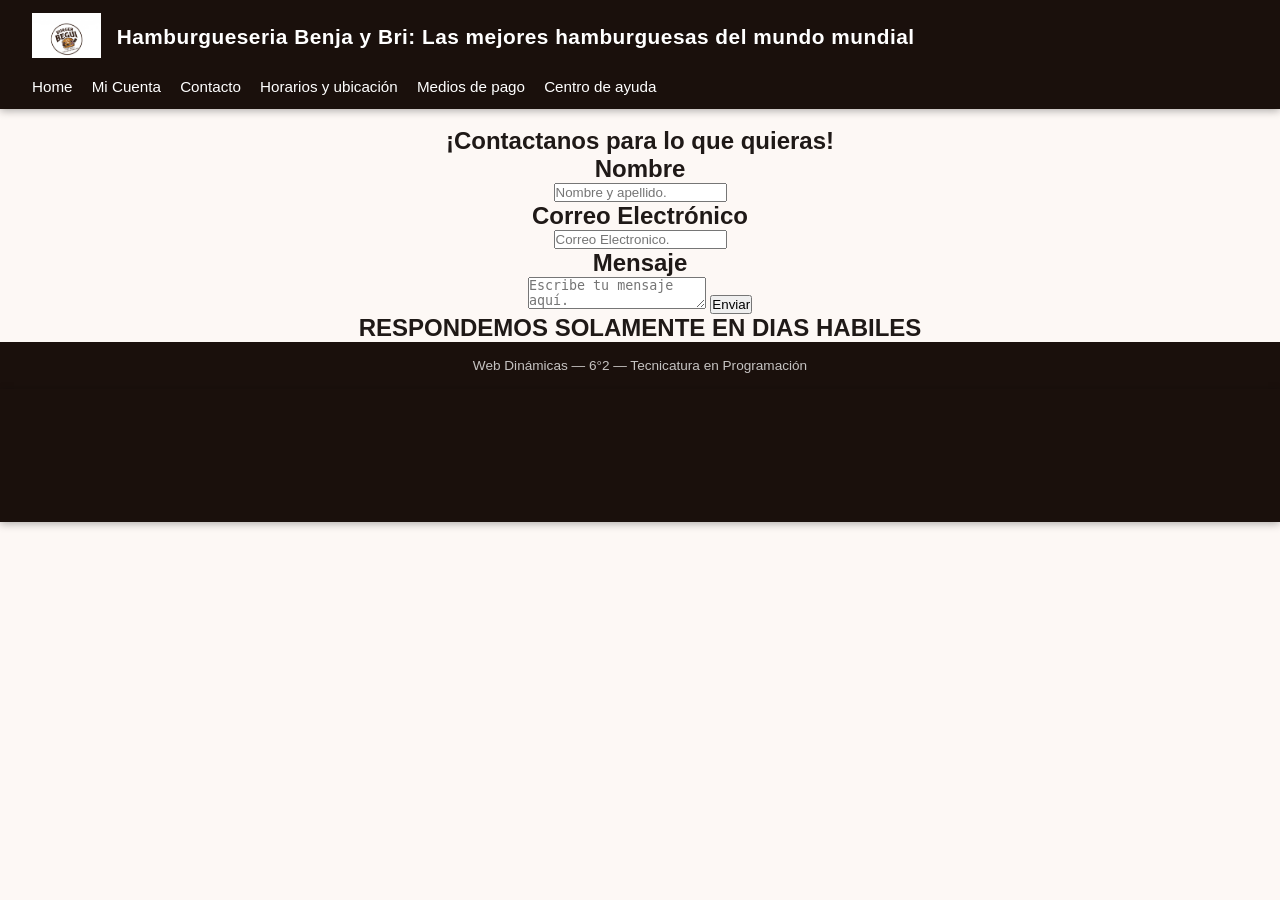
<file: proyecto-negocio/Contacto.html>
<!DOCTYPE html>
<html lang="es">
<head>
    <meta charset="UTF-8">
    <meta name="viewport" content="width=device-width, initial-scale=1.0">
    <title>Indumentaria Roberto - Medios de Pago</title>
    <link rel="stylesheet" href="styles.css">
</head>
<body>
    <header>
        <div class="header-marca">
            <a href="#">
                <img src="./imagenes/logoo.png" alt="Burger Begui" class="Logo">
            </a>
            <h1>Hamburgueseria Benja y Bri: Las mejores hamburguesas del mundo mundial</h1>
        </div>

        <nav class="menu-contenedor">
            <ul class="menu-links">
                <li class="menu-item"><a href="PAGINAPROYECTO.html">Home</a></li>
                <li class="menu-item"><a href="Cuenta.html">Mi Cuenta</a></li>
                <li class="menu-item"><a href="Contacto.html">Contacto</a></li>
                <li class="menu-item"><a href="HorariosUbi.html">Horarios y ubicación</a></li>
                <li class="menu-item"><a href="MediosPago.html">Medios de pago</a></li>
                <li class="menu-item"><a href="Ayuda.html">Centro de ayuda</a></li>
            </ul>
        </nav>
    </header>
        <br>

        <section>
            <div>

                <center><div>
                    <div>
                        <h1>¡Contactanos para lo que quieras!</h1>
                        <h1>Nombre</h1>
                        <input type="text" name="username" placeholder="Nombre y apellido.">
                        <h1>Correo Electrónico</h1>
                        <input type="email" name="email" placeholder="Correo Electronico.">
                        <h1 >Mensaje</h1>
                        <textarea name="message" placeholder="Escribe tu mensaje aquí."></textarea>
                        <button type="submit" class="BotonEnviarFormularioContacto">Enviar</button>
                        <br>
                        <h1>RESPONDEMOS SOLAMENTE EN DIAS HABILES</h1>
                    </div>
                </div></center>

            </div>
        </section>
    <footer>
        <p>Web Dinámicas — 6°2 — Tecnicatura en Programación</p>
    </footer>
    <header>
    <br>
    <br>
    <br>
    <br>
    <br>
    <br>
    </header>
</body>
</html>
</file>
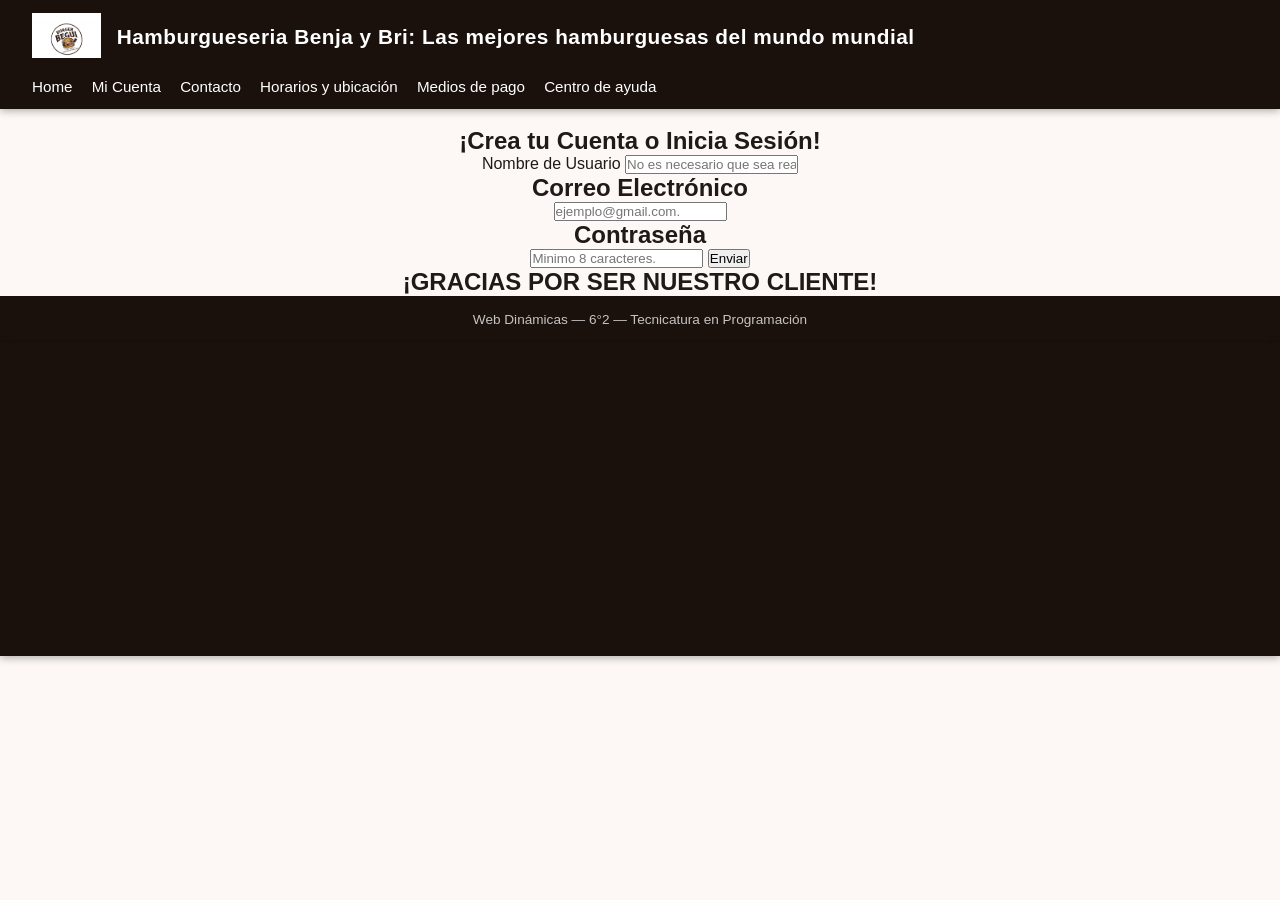
<file: proyecto-negocio/Cuenta.html>
<!DOCTYPE html>
<html lang="es">
<head>
    <meta charset="UTF-8">
    <meta name="viewport" content="width=device-width, initial-scale=1.0">
    <title>Indumentaria Roberto - Medios de Pago</title>
    <link rel="stylesheet" href="styles.css">
</head>
<body>
    <header>
        <div class="header-marca">
            <a href="#">
                <img src="./imagenes/logoo.png" alt="Burger Begui" class="Logo">
            </a>
            <h1>Hamburgueseria Benja y Bri: Las mejores hamburguesas del mundo mundial</h1>
        </div>

        <nav class="menu-contenedor">
            <ul class="menu-links">
                <li class="menu-item"><a href="PAGINAPROYECTO.html">Home</a></li>
                <li class="menu-item"><a href="Cuenta.html">Mi Cuenta</a></li>
                <li class="menu-item"><a href="Contacto.html">Contacto</a></li>
                <li class="menu-item"><a href="HorariosUbi.html">Horarios y ubicación</a></li>
                <li class="menu-item"><a href="MediosPago.html">Medios de pago</a></li>
                <li class="menu-item"><a href="Ayuda.html">Centro de ayuda</a></li>
            </ul>
        </nav>
    </header>
        <br>

        <section>
            <div>

                <center><div>
                    <div>
                        <h1>¡Crea tu Cuenta o Inicia Sesión!</h1>
                        <h1">Nombre de Usuario</h1>
                        <input type="text" name="username" placeholder="No es necesario que sea real.">
                        <h1 class="h6">Correo Electrónico</h1>
                        <input type="email" name="email" placeholder="ejemplo@gmail.com.">
                        <h1>Contraseña</h1>
                        <input type="password" name="password" placeholder="Minimo 8 caracteres.">
                        <button type="submit" class="BotonEnviarFormularioContacto">Enviar</button>
                        <br>
                        <h1>¡GRACIAS POR SER NUESTRO CLIENTE!</h1>
                    </div>
                </div></center>

            </div>
        </section>
    <footer>
        <p>Web Dinámicas — 6°2 — Tecnicatura en Programación</p>
    </footer>
    <header >
    <br>
        <br>
        <br>
        <br>
        <br>
        <br>
        <br>
        <br>
        <br>
        <br>
        <br>
        <br>
        <br>
        <br>
        <br>
        <br>    
    </header>
</body>
</html>
</file>
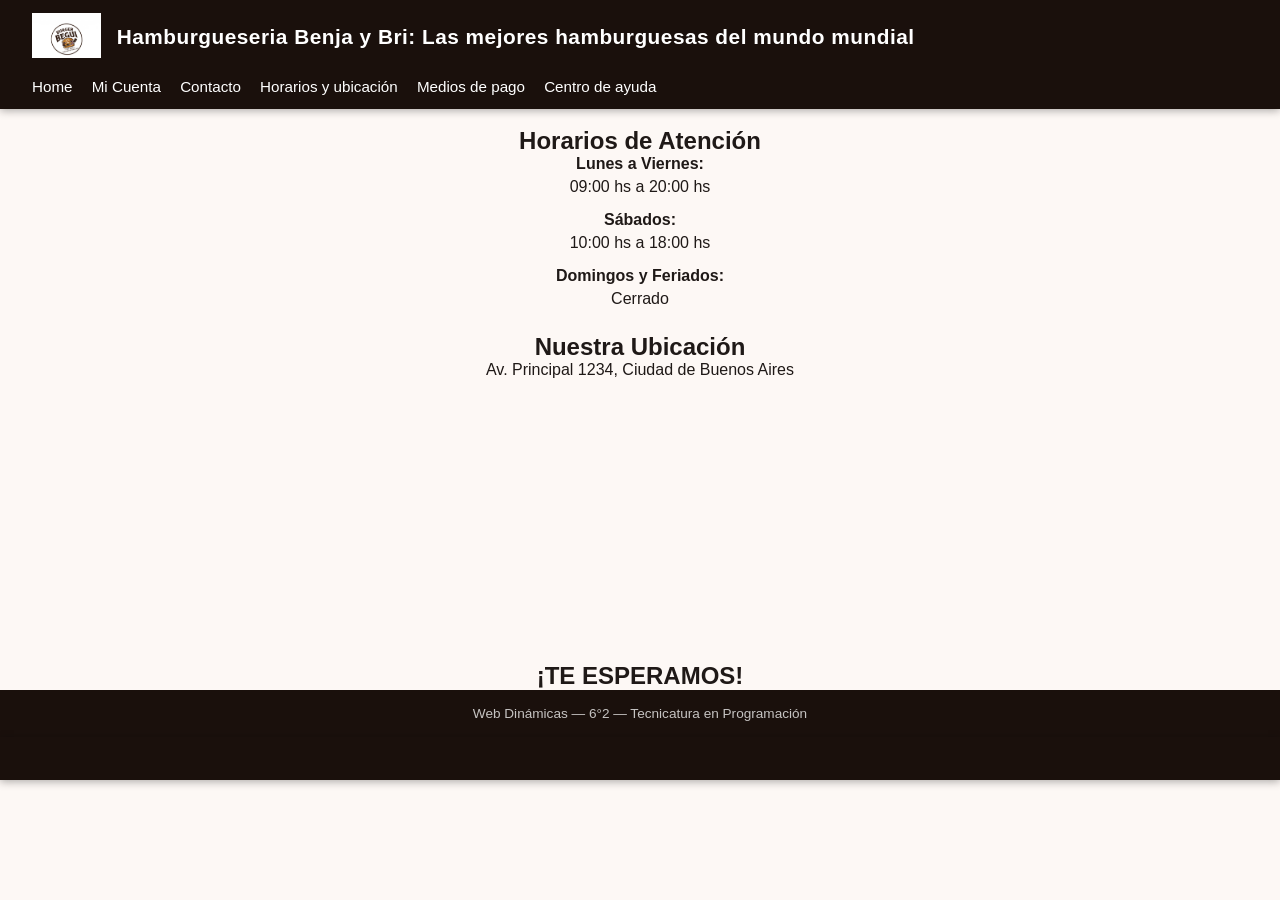
<file: proyecto-negocio/HorariosUbi.html>
<!DOCTYPE html>
<html lang="es">
<head>
    <meta charset="UTF-8">
    <meta name="viewport" content="width=device-width, initial-scale=1.0">
    <title>Indumentaria Roberto - Medios de Pago</title>
    <link rel="stylesheet" href="styles.css">
</head>
<body>
    <header>
        <div class="header-marca">
            <a href="#">
                <img src="./imagenes/logoo.png" alt="Burger Begui" class="Logo">
            </a>
            <h1>Hamburgueseria Benja y Bri: Las mejores hamburguesas del mundo mundial</h1>
        </div>

        <nav class="menu-contenedor">
            <ul class="menu-links">
                <li class="menu-item"><a href="PAGINAPROYECTO.html">Home</a></li>
                <li class="menu-item"><a href="Cuenta.html">Mi Cuenta</a></li>
                <li class="menu-item"><a href="Contacto.html">Contacto</a></li>
                <li class="menu-item"><a href="HorariosUbi.html">Horarios y ubicación</a></li>
                <li class="menu-item"><a href="MediosPago.html">Medios de pago</a></li>
                <li class="menu-item"><a href="Ayuda.html">Centro de ayuda</a></li>
            </ul>
        </nav>
    </header>
    <br>

    <section>
        <div>
            <center>
                <div>
                    <div class="FormularioContacto">
                        <h1 class="h5">Horarios de Atención</h1>
                        <p class="h6" style="margin-bottom: 5px;"><b>Lunes a Viernes:</b></p>
                        <p class="h7" style="margin-bottom: 15px;">09:00 hs a 20:00 hs</p>
                        <p class="h6" style="margin-bottom: 5px;"><b>Sábados:</b></p>
                        <p class="h7" style="margin-bottom: 15px;">10:00 hs a 18:00 hs</p>
                        <p class="h6" style="margin-bottom: 5px;"><b>Domingos y Feriados:</b></p>
                        <p class="h7" style="margin-bottom: 25px;">Cerrado</p>

                        <h1 class="h5">Nuestra Ubicación</h1>
                        <p class="h6" style="margin-bottom: 15px;">Av. Principal 1234, Ciudad de Buenos Aires</p>
                        
                        <div style="width: 100%; max-width: 400px; height: 250px; overflow: hidden; border-radius: 8px;">
                            <iframe 
                                src="https://www.google.com/maps/embed?pb=!1m18!1m12!1m3!1d3284.016887889415!2d-58.3838234!3d-34.6034947!2m3!1f0!2f0!3f0!3m2!1i1024!2i768!4f13.1!3m3!1m2!1s0x4cdb4df3d0000001%3A0x6001000000000000!2sObelisco!5e0!3m2!1ses-419!2sar!4v1700000000000!5m2!1ses-419!2sar" 
                                width="100%" 
                                height="100%" 
                                style="border:0;" 
                                allowfullscreen="" 
                                referrerpolicy="no-referrer-when-downgrade">
                            </iframe>
                        </div>
                        <br>
                        <h1 class="h7">¡TE ESPERAMOS!</h1>
                    </div>
                </div>
            </center>
        </div>
    </section>
    <footer>
        <p>Web Dinámicas — 6°2 — Tecnicatura en Programación</p>
    </footer>
    <header class="menu-fondo-abajo">
    <br>
    </header>
</body>
</html>
</file>
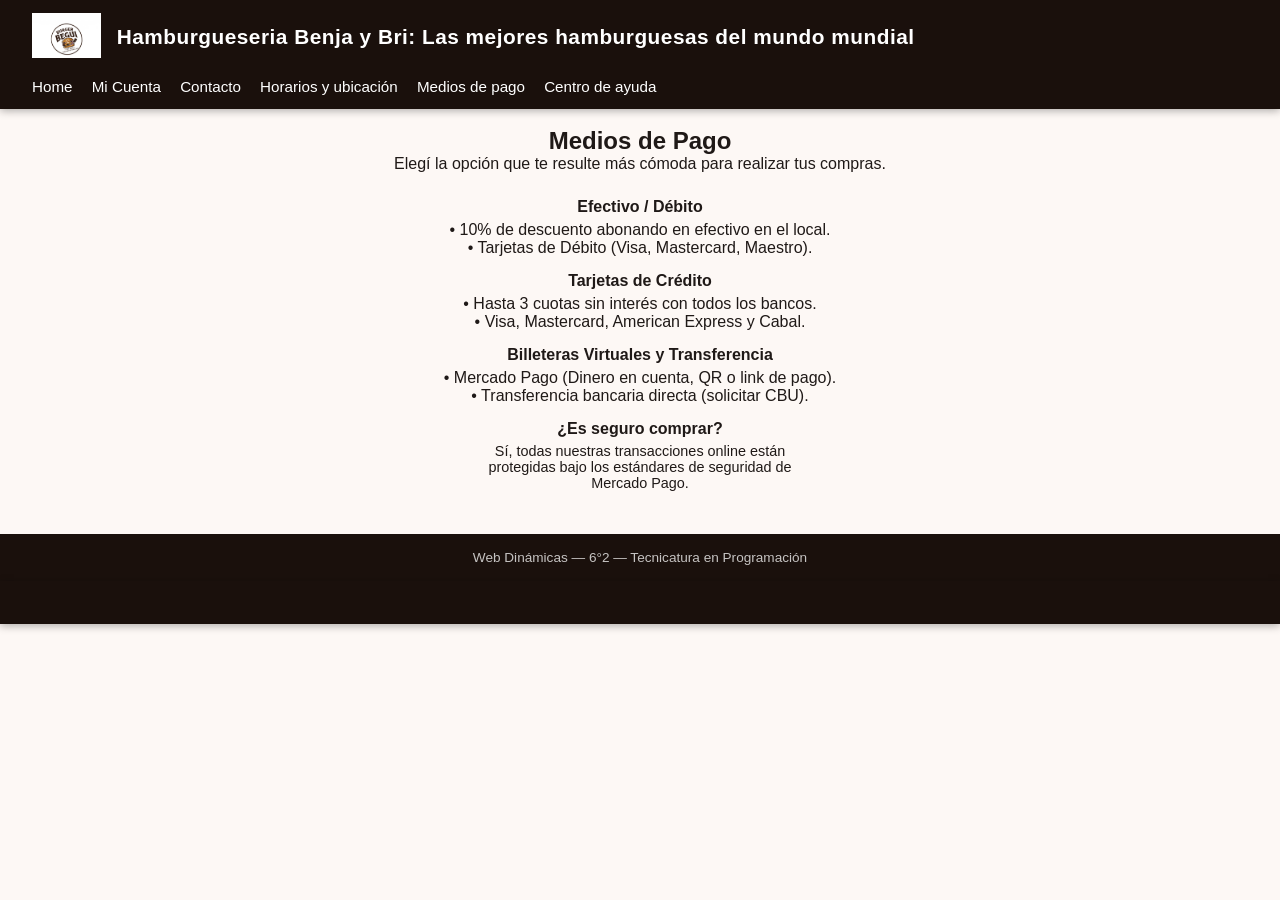
<file: proyecto-negocio/MediosPago.html>
<!DOCTYPE html>
<html lang="es">
<head>
    <meta charset="UTF-8">
    <meta name="viewport" content="width=device-width, initial-scale=1.0">
    <title>Indumentaria Roberto - Medios de Pago</title>
    <link rel="stylesheet" href="styles.css">
</head>
<body>
    <header>
        <div class="header-marca">
            <a href="#">
                <img src="./imagenes/logoo.png" alt="Burger Begui" class="Logo">
            </a>
            <h1>Hamburgueseria Benja y Bri: Las mejores hamburguesas del mundo mundial</h1>
        </div>

        <nav class="menu-contenedor">
            <ul class="menu-links">
                <li class="menu-item"><a href="PAGINAPROYECTO.html">Home</a></li>
                <li class="menu-item"><a href="Cuenta.html">Mi Cuenta</a></li>
                <li class="menu-item"><a href="Contacto.html">Contacto</a></li>
                <li class="menu-item"><a href="HorariosUbi.html">Horarios y ubicación</a></li>
                <li class="menu-item"><a href="MediosPago.html">Medios de pago</a></li>
                <li class="menu-item"><a href="Ayuda.html">Centro de ayuda</a></li>
            </ul>
        </nav>
    </header>
    <br>

    <section>
        <div>
            <div >
            
            </div>
            <center>
                <div>
                    <div>
                        <h1 class="h5">Medios de Pago</h1>
                        <p class="h7" style="margin-bottom: 25px;">Elegí la opción que te resulte más cómoda para realizar tus compras.</p>
                        <p class="h6" style="margin-bottom: 5px;"><b>Efectivo / Débito</b></p>
                        <p class="h7" style="margin-bottom: 15px;">• 10% de descuento abonando en efectivo en el local.<br>• Tarjetas de Débito (Visa, Mastercard, Maestro).</p>
                        <p class="h6" style="margin-bottom: 5px;"><b>Tarjetas de Crédito</b></p>
                        <p class="h7" style="margin-bottom: 15px;">• Hasta 3 cuotas sin interés con todos los bancos.<br>• Visa, Mastercard, American Express y Cabal.</p>
                        <p class="h6" style="margin-bottom: 5px;"><b>Billeteras Virtuales y Transferencia</b></p>
                        <p class="h7" style="margin-bottom: 15px;">• Mercado Pago (Dinero en cuenta, QR o link de pago).<br>• Transferencia bancaria directa (solicitar CBU).</p>
                        <p class="h6" style="margin-bottom: 5px;"><b>¿Es seguro comprar?</b></p>
                        <p class="h7" style="margin-bottom: 25px; font-size: 0.9em; max-width: 350px;">
                            Sí, todas nuestras transacciones online están protegidas bajo los estándares de seguridad de Mercado Pago.
                        </p>
                        <br>
                    </div>
                </div>
            </center>
            <div>
            </div>
        </div>
    </section>
    <footer>
        <p>Web Dinámicas — 6°2 — Tecnicatura en Programación</p>
    </footer>
    <header class="menu-fondo-abajo">
    <br>
    </header>

</body>
</html>
</file>
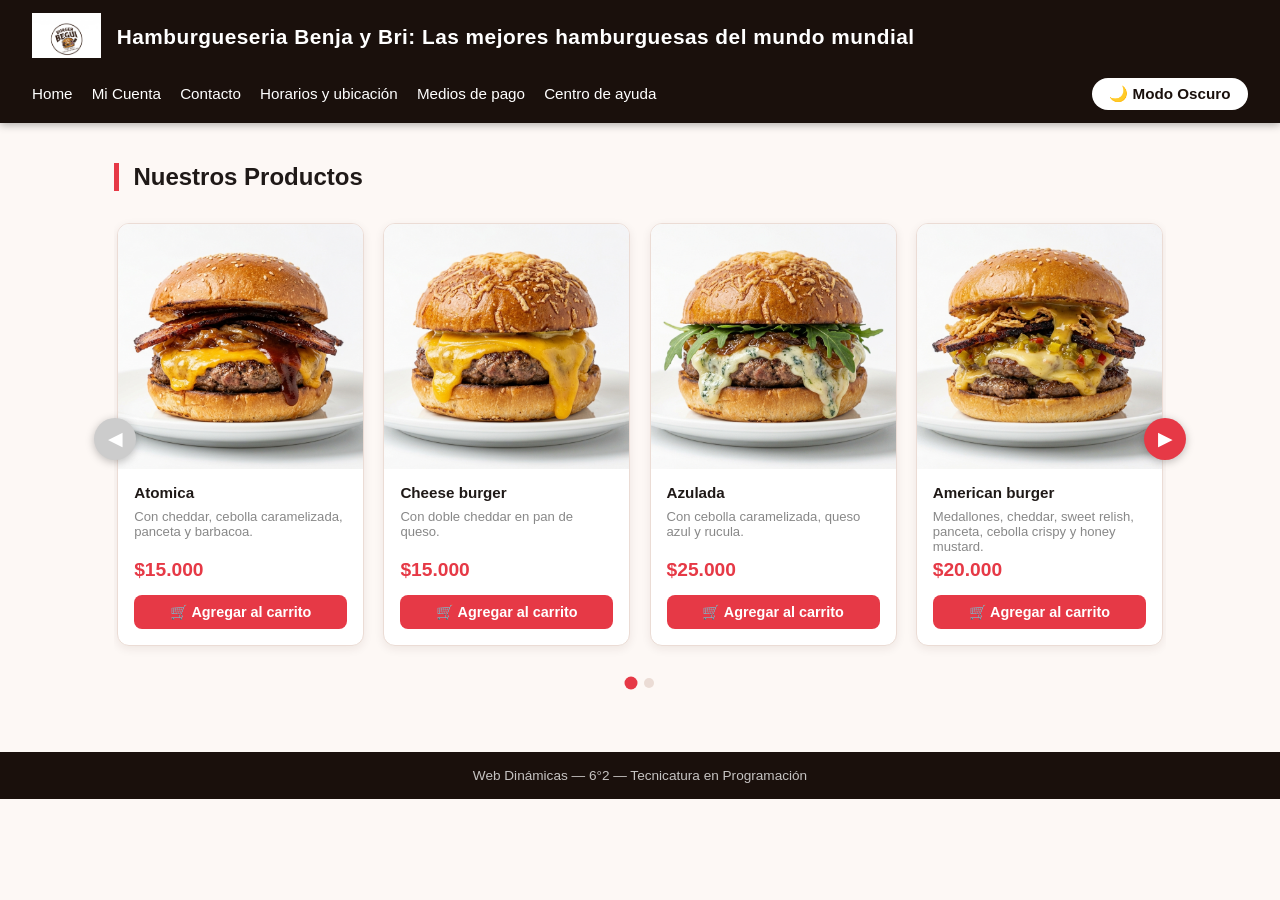
<file: proyecto-negocio/PAGINAPROYECTO.html>
<!DOCTYPE html>
<html lang="es">
<head>
    <meta charset="UTF-8">
    <meta name="viewport" content="width=device-width, initial-scale=1.0">
    <title>Web Dinámica — Actividad JS</title>
    <link rel="stylesheet" href="styles.css">
</head>
<body>
    <header>
        <div class="header-marca">
            <a href="#">
                <img src="./imagenes/logoo.png" alt="Burger Begui" class="Logo">
            </a>
            <h1>Hamburgueseria Benja y Bri: Las mejores hamburguesas del mundo mundial</h1>
        </div>

        <nav class="menu-contenedor">
            <ul class="menu-links">
                <li class="menu-item"><a href="PAGINAPROYECTO.html">Home</a></li>
                <li class="menu-item"><a href="Cuenta.html">Mi Cuenta</a></li>
                <li class="menu-item"><a href="Contacto.html">Contacto</a></li>
                <li class="menu-item"><a href="HorariosUbi.html">Horarios y ubicación</a></li>
                <li class="menu-item"><a href="MediosPago.html">Medios de pago</a></li>
                <li class="menu-item"><a href="Ayuda.html">Centro de ayuda</a></li>
            </ul>
        </nav>

        <button id="btn-tema" onclick="cambiarTema()">🌙 Modo Oscuro</button>
    </header>

    <main>
        <h2 class="titulo-seccion">Nuestros Productos</h2>

        <div class="carrusel-contenedor">
            <button class="flecha" id="btn-anterior" onclick="moverCarrusel(-1)">◀</button>

            <div class="carrusel-wrapper">
                <div class="carrusel-track" id="carrusel-track"></div>
            </div>

            <button class="flecha" id="btn-siguiente" onclick="moverCarrusel(1)">▶</button>
        </div>

        <div class="indicadores" id="indicadores"></div>
    </main>

    <footer>
        <p>Web Dinámicas — 6°2 — Tecnicatura en Programación</p>
    </footer>

    <button id="carrito-flotante" onclick="verCarrito()" style="display:none;">
        🛒 <span id="contador-carrito">0</span> productos
    </button>

    <script src="PAGINAPRO.js"></script>
</body>
</html>
</file>
<file: style.css>
@import url("https://fonts.googleapis.com/css2?family=Bricolage+Grotesque:opsz,wght@12..96,400;12..96,800&family=Instrument+Serif&family=Syne:wght@800&display=swap");

/* ============================================================
   TEMAS POR SECCIÓN
   Cada sección del index.html tiene data-tema="crema|negro|rojo".
   Al navegar, el JS copia ese valor al <body> y cambian a la vez
   la paleta y la tipografía de los títulos.
   ============================================================ */

/* Tema por defecto: crema (también lo usa inspiracion.html) */
:root {
  --fondo: #efe9e1;
  --superficie: #f8f4ee;
  --texto: #1d0b0a;
  --texto-secundario: #5e504c;
  --acento: #e0261c;
  --acento-hover: #b81a12;
  --sobre-acento: #ffffff;
  --borde: #d9d0c6;
  --sombra: 0 10px 25px rgba(29, 11, 10, 0.08);

  --fuente-titulos: "Bricolage Grotesque", system-ui, sans-serif;
  --peso-titulos: 800;
  --escala: 1;
}

body[data-tema="negro"] {
  --fondo: #0b0707;
  --superficie: #171010;
  --texto: #f1ece6;
  --texto-secundario: #a99d97;
  --acento: #ff3b2f;
  --acento-hover: #ff6a5f;
  --sobre-acento: #0b0707;
  --borde: #2a1f1e;
  --sombra: 0 10px 25px rgba(0, 0, 0, 0.45);

  --fuente-titulos: "Instrument Serif", Georgia, serif;
  --peso-titulos: 400;
  --escala: 1.25;
}

body[data-tema="rojo"] {
  --fondo: #d8231a;
  --superficie: #b81a12;
  --texto: #fff3ee;
  --texto-secundario: #ffd3cb;
  --acento: #fff3ee;
  --acento-hover: #ffffff;
  --sobre-acento: #d8231a;
  --borde: #ef6a60;
  --sombra: 0 10px 25px rgba(0, 0, 0, 0.3);

  --fuente-titulos: "Syne", system-ui, sans-serif;
  --peso-titulos: 800;
  --escala: 0.95;
}

/* Modo oscuro (classList.toggle("oscuro")): los temas claros pasan a oscuros */
body.oscuro {
  --fondo: #0b0707;
  --superficie: #171010;
  --texto: #f1ece6;
  --texto-secundario: #a99d97;
  --acento: #ff3b2f;
  --acento-hover: #ff6a5f;
  --sobre-acento: #0b0707;
  --borde: #2a1f1e;
  --sombra: 0 10px 25px rgba(0, 0, 0, 0.45);
}

body.oscuro[data-tema="rojo"] {
  --fondo: #7d0f0a;
  --superficie: #5e0b07;
  --texto: #fff3ee;
  --texto-secundario: #f2b8af;
  --acento: #fff3ee;
  --acento-hover: #ffffff;
  --sobre-acento: #7d0f0a;
  --borde: #a32019;
}

* {
  box-sizing: border-box;
  margin: 0;
  padding: 0;
}

html {
  scroll-behavior: smooth;
}

body {
  font-family: system-ui, -apple-system, BlinkMacSystemFont, "Segoe UI", Roboto, sans-serif;
  background-color: var(--fondo);
  color: var(--texto);
  line-height: 1.6;
  transition: background-color 0.3s ease, color 0.3s ease;
}

/* Tipografía de títulos: cambia con el tema */
h1,
h2,
h3,
.logo {
  font-family: var(--fuente-titulos);
  font-weight: var(--peso-titulos);
}

/* Navegación */
header {
  position: sticky;
  top: 0;
  z-index: 100;
  background-color: var(--superficie);
  border-bottom: 1px solid var(--borde);
  transition: all 0.25s ease;
}

header.scrolled {
  box-shadow: var(--sombra);
}

.nav-contenedor {
  max-width: 1100px;
  margin: 0 auto;
  padding: 0.9rem 1.25rem;
  display: flex;
  align-items: center;
  justify-content: space-between;
  gap: 1rem;
  flex-wrap: wrap;
}

.logo {
  font-size: 1.15rem;
  text-decoration: none;
  color: var(--texto);
}

.nav-links {
  list-style: none;
  display: flex;
  gap: 1.1rem;
  flex-wrap: wrap;
}

.nav-links a {
  text-decoration: none;
  color: var(--texto-secundario);
  font-weight: 500;
  font-size: 0.95rem;
  transition: color 0.2s ease;
}

.nav-links a:hover {
  color: var(--acento);
}

#btn-tema {
  background: transparent;
  color: var(--texto);
  border: 1px solid var(--borde);
  padding: 0.45rem 0.8rem;
  border-radius: 8px;
  cursor: pointer;
  font-size: 0.85rem;
  font-weight: 600;
  transition: transform 0.2s ease, border-color 0.2s ease;
}

#btn-tema:hover {
  border-color: var(--acento);
  transform: translateY(-1px);
}

/* Secciones generales */
main {
  max-width: 1100px;
  margin: 0 auto;
  padding: 0 1.25rem;
}

.seccion {
  padding: 4.5rem 0;
  border-bottom: 1px solid var(--borde);
}

.seccion h2 {
  font-size: calc(2rem * var(--escala));
  margin-bottom: 1.5rem;
  letter-spacing: -0.02em;
}

/* Hero */
.hero {
  display: grid;
  grid-template-columns: 1.4fr 1fr;
  align-items: center;
  gap: 2.5rem;
  min-height: 70vh;
}

.subtitulo-rol {
  display: inline-block;
  font-size: 0.85rem;
  font-weight: 700;
  color: var(--acento);
  text-transform: uppercase;
  letter-spacing: 0.05em;
  margin-bottom: 0.5rem;
}

.hero h1 {
  font-size: calc(clamp(2.8rem, 8vw, 6rem) * var(--escala));
  line-height: 0.98;
  letter-spacing: -0.035em;
  margin-bottom: 1.25rem;
}

.frase-hero {
  font-size: 1.15rem;
  color: var(--texto-secundario);
  margin-bottom: 1.5rem;
}

.hero-botones {
  display: flex;
  gap: 0.85rem;
  flex-wrap: wrap;
}

.btn-principal,
.btn-secundario,
.btn-proyecto {
  display: inline-block;
  text-decoration: none;
  padding: 0.7rem 1.2rem;
  border-radius: 10px;
  font-weight: 600;
  transition: transform 0.2s ease, background-color 0.2s ease, color 0.2s ease;
  border: none;
  cursor: pointer;
}

.btn-principal {
  background-color: var(--acento);
  color: var(--sobre-acento);
}

.btn-principal:hover {
  background-color: var(--acento-hover);
  transform: translateY(-2px);
}

.btn-secundario {
  background-color: transparent;
  color: var(--texto);
  border: 1px solid var(--borde);
}

.btn-secundario:hover {
  border-color: var(--acento);
  transform: translateY(-2px);
}

.hero-imagen img {
  width: 100%;
  max-width: 340px;
  aspect-ratio: 1 / 1;
  object-fit: cover;
  border-radius: 24px;
  border: 3px solid var(--borde);
  box-shadow: var(--sombra);
  display: block;
  margin: 0 auto;
}

/* Proyectos */
.grid-proyectos {
  display: grid;
  grid-template-columns: repeat(auto-fit, minmax(280px, 1fr));
  gap: 1.5rem;
}

.proyecto-card {
  background-color: var(--superficie);
  border: 1px solid var(--borde);
  border-radius: 16px;
  overflow: hidden;
  box-shadow: var(--sombra);
  transition: transform 0.25s ease, box-shadow 0.25s ease, opacity 0.5s ease;
}

.proyecto-card:hover {
  transform: translateY(-6px);
}

.proyecto-card img {
  width: 100%;
  height: 185px;
  object-fit: cover;
  display: block;
}

.proyecto-info {
  padding: 1.25rem;
}

.anio {
  font-size: 0.8rem;
  font-weight: 700;
  color: var(--acento);
}

.proyecto-info h3 {
  margin: 0.25rem 0 0.5rem;
  font-size: calc(1.15rem * var(--escala));
}

.proyecto-info p {
  color: var(--texto-secundario);
  font-size: 0.95rem;
  margin-bottom: 1rem;
}

.tags {
  display: flex;
  gap: 0.45rem;
  flex-wrap: wrap;
  margin-bottom: 1rem;
}

.tags span {
  font-size: 0.78rem;
  font-weight: 600;
  padding: 0.25rem 0.6rem;
  border-radius: 999px;
  background-color: var(--fondo);
  border: 1px solid var(--borde);
}

.btn-proyecto {
  background-color: var(--fondo);
  color: var(--texto);
  border: 1px solid var(--borde);
  font-size: 0.9rem;
}

.btn-proyecto:hover {
  background-color: var(--acento);
  color: var(--sobre-acento);
  border-color: var(--acento);
}

/* Sobre mí y Habilidades */
.texto-sobre-mi {
  max-width: 75ch;
  font-size: 1.05rem;
  color: var(--texto-secundario);
}

.lista-habilidades {
  list-style: none;
  display: flex;
  flex-wrap: wrap;
  gap: 0.75rem;
}

.lista-habilidades li {
  background-color: var(--superficie);
  border: 1px solid var(--borde);
  padding: 0.6rem 1.1rem;
  border-radius: 10px;
  font-weight: 600;
  transition: transform 0.2s ease, border-color 0.2s ease;
}

.lista-habilidades li:hover {
  transform: translateY(-2px);
  border-color: var(--acento);
}

/* Contacto */
form {
  max-width: 560px;
  display: flex;
  flex-direction: column;
  gap: 1rem;
  margin-top: 1.25rem;
}

label {
  display: flex;
  flex-direction: column;
  gap: 0.4rem;
  font-weight: 600;
  font-size: 0.95rem;
}

input,
textarea {
  padding: 0.75rem 0.9rem;
  border-radius: 10px;
  border: 1px solid var(--borde);
  background-color: var(--superficie);
  color: var(--texto);
  font-family: inherit;
  font-size: 0.95rem;
}

input:focus,
textarea:focus {
  outline: 2px solid var(--acento);
  outline-offset: 1px;
}

.mensaje-error {
  color: #ff8a80;
  font-size: 0.9rem;
  font-weight: 600;
  min-height: 1.2rem;
}

/* Footer */
footer {
  text-align: center;
  padding: 2rem 1rem;
  color: var(--texto-secundario);
  font-size: 0.95rem;
}

footer a {
  color: var(--acento);
  font-weight: 600;
  text-decoration: none;
}

footer a:hover {
  text-decoration: underline;
}

/* ============================================================
   TRANSICIÓN DE GOTA
   ============================================================ */

/* Aro de color que va al frente de la gota. Solo existe durante la transición. */
.gota {
  position: fixed;
  inset: 0;
  z-index: 9999;
  background: var(--acento);
  pointer-events: none;
  display: none;
  view-transition-name: gota;
}

.gota.visible {
  display: block;
}

/* Desactivamos el fundido por defecto: la animación la hace el JS */
::view-transition-old(root),
::view-transition-new(root),
::view-transition-old(gota),
::view-transition-new(gota) {
  animation: none;
  mix-blend-mode: normal;
}

/* Borde suave, como el de la gota del video */
::view-transition-group(gota) {
  filter: blur(7px);
}

/* Durante la transición se apagan las transiciones normales para
   que el navegador capture los colores finales de la sección nueva */
html.cambiando *,
html.cambiando *::before,
html.cambiando *::after {
  transition: none !important;
}

/* El título de la sección nueva nace en color de acento y desenfocado
   y se asienta hasta su color final */
.tinte h1,
.tinte h2 {
  animation: tinte 1.3s 0.25s ease-out both;
}

@keyframes tinte {
  from {
    color: var(--acento);
    filter: blur(7px);
  }
  to {
    color: var(--texto);
    filter: blur(0);
  }
}

/* Responsivo para celulares */
@media (max-width: 768px) {
  .hero {
    grid-template-columns: 1fr;
    text-align: center;
    padding-top: 2.5rem;
    min-height: auto;
  }

  .hero-botones {
    justify-content: center;
  }

  .nav-contenedor {
    justify-content: center;
  }
}

@media (prefers-reduced-motion: reduce) {
  html {
    scroll-behavior: auto;
  }
}
</file>
<file: torneo-empresas/style.css>
/* --- VARIABLES MINIMALISTAS --- */
:root {
    --bg-body: #f8fafc;
    --bg-card: #ffffff;
    --text-primary: #0f172a;
    --text-secondary: #64748b;
    --text-muted: #94a3b8;
    --accent: #10b981;
    --accent-light: #ecfdf5;
    --border: #e2e8f0;
    --border-hover: #cbd5e1;
    --radius: 12px;
    --font-main: 'Inter', sans-serif;
    --font-heading: 'Outfit', sans-serif;
}

* {
    box-sizing: border-box;
    margin: 0;
    padding: 0;
}

body {
    font-family: var(--font-main);
    background-color: var(--bg-body);
    color: var(--text-primary);
    line-height: 1.5;
    -webkit-font-smoothing: antialiased;
}

/* --- NAVBAR --- */
.navbar {
    background-color: rgba(255, 255, 255, 0.9);
    backdrop-filter: blur(10px);
    border-bottom: 1px solid var(--border);
    position: sticky;
    top: 0;
    z-index: 100;
    padding: 14px 24px;
}

.nav-container {
    max-width: 900px;
    margin: 0 auto;
    display: flex;
    justify-content: space-between;
    align-items: center;
}

.brand {
    font-family: var(--font-heading);
    font-weight: 800;
    font-size: 1.2rem;
    color: var(--text-primary);
    text-decoration: none;
    letter-spacing: -0.5px;
}

.brand span {
    color: var(--text-muted);
    font-weight: 500;
    font-size: 0.95rem;
}

.nav-actions {
    display: flex;
    gap: 10px;
}

.btn-link {
    display: inline-flex;
    align-items: center;
    gap: 6px;
    padding: 7px 14px;
    border-radius: 8px;
    text-decoration: none;
    font-size: 0.85rem;
    font-weight: 500;
    transition: all 0.2s ease;
    border: 1px solid var(--border);
    color: var(--text-primary);
    background: #fff;
}

.btn-link:hover {
    border-color: var(--border-hover);
    background-color: #f1f5f9;
}

.btn-link.whatsapp:hover {
    color: #16a34a;
    border-color: #bbf7d0;
    background-color: #f0fdf4;
}

.btn-link.instagram:hover {
    color: #e11d48;
    border-color: #fecdd3;
    background-color: #fff1f2;
}

/* --- HERO BANNER --- */
.hero {
    background: linear-gradient(180deg, #0f172a 0%, #1e293b 100%),
                url('https://images.unsplash.com/photo-1508098682722-e99c43a406b2?auto=format&fit=crop&w=1200&q=80');
    background-blend-mode: overlay;
    background-size: cover;
    background-position: center;
    color: #fff;
    text-align: center;
    padding: 65px 20px 75px;
}

.hero-content {
    max-width: 600px;
    margin: 0 auto;
}

.badge {
    display: inline-block;
    background: rgba(255, 255, 255, 0.1);
    border: 1px solid rgba(255, 255, 255, 0.2);
    padding: 4px 12px;
    border-radius: 20px;
    font-size: 0.75rem;
    font-weight: 600;
    letter-spacing: 0.5px;
    margin-bottom: 12px;
    text-transform: uppercase;
}

.hero h1 {
    font-family: var(--font-heading);
    font-size: 2.8rem;
    font-weight: 800;
    letter-spacing: -1px;
    margin-bottom: 6px;
}

.hero p {
    color: var(--text-muted);
    font-size: 1rem;
    font-weight: 400;
}

/* --- CONTENEDOR PRINCIPAL --- */
.main-container {
    max-width: 900px;
    margin: -30px auto 40px;
    padding: 0 16px;
    position: relative;
    z-index: 10;
}

.card-section {
    background: var(--bg-card);
    border: 1px solid var(--border);
    border-radius: var(--radius);
    padding: 28px;
    margin-bottom: 24px;
}

.section-header {
    display: flex;
    justify-content: space-between;
    align-items: baseline;
    margin-bottom: 20px;
}

.section-header h2 {
    font-family: var(--font-heading);
    font-size: 1.4rem;
    font-weight: 700;
    color: var(--text-primary);
    letter-spacing: -0.3px;
}

.section-subtitle {
    font-size: 0.85rem;
    color: var(--text-muted);
}

.tag-fase {
    background-color: var(--accent-light);
    color: #047857;
    font-size: 0.75rem;
    font-weight: 600;
    padding: 4px 10px;
    border-radius: 6px;
    border: 1px solid #a7f3d0;
}

/* --- TABLA --- */
.tabla-wrapper {
    border-radius: 8px;
    overflow: hidden;
    border: 1px solid var(--border);
}

.tabla-wrapper img {
    width: 100%;
    display: block;
    height: auto;
}

/* --- SCHEDULE / HORARIOS --- */
.schedule-list {
    display: flex;
    flex-direction: column;
    gap: 10px;
}

.match-card {
    display: grid;
    grid-template-columns: 80px 1fr 100px;
    align-items: center;
    padding: 14px 18px;
    border: 1px solid var(--border);
    border-radius: 8px;
    background: #ffffff;
    transition: border-color 0.2s;
}

.match-card:hover {
    border-color: var(--border-hover);
}

.match-time {
    font-weight: 700;
    font-size: 0.9rem;
    color: var(--accent);
}

.match-teams {
    display: flex;
    align-items: center;
    justify-content: center;
    gap: 12px;
    font-weight: 600;
    font-size: 0.95rem;
    color: var(--text-primary);
}

.match-teams .vs {
    font-size: 0.75rem;
    color: var(--text-muted);
    font-weight: 400;
    text-transform: uppercase;
}

.match-badge {
    text-align: right;
    font-size: 0.75rem;
    color: var(--text-secondary);
    font-weight: 500;
}

/* --- EQUIPOS --- */
.teams-grid {
    display: grid;
    grid-template-columns: repeat(auto-fill, minmax(180px, 1fr));
    gap: 10px;
}

.team-chip {
    background-color: #f8fafc;
    border: 1px solid var(--border);
    padding: 12px 16px;
    border-radius: 8px;
    font-weight: 600;
    font-size: 0.9rem;
    color: var(--text-primary);
    text-align: center;
    transition: all 0.2s;
}

.team-chip:hover {
    border-color: var(--text-primary);
    background-color: #ffffff;
}

/* --- GALERÍA DESPLAZABLE --- */
.gallery-scroll {
    display: flex;
    gap: 14px;
    overflow-x: auto;
    scroll-snap-type: x mandatory;
    padding-bottom: 8px;
}

.gallery-scroll::-webkit-scrollbar {
    height: 6px;
}

.gallery-scroll::-webkit-scrollbar-thumb {
    background-color: #cbd5e1;
    border-radius: 10px;
}

.gallery-item {
    flex: 0 0 240px;
    scroll-snap-align: start;
    border-radius: 8px;
    overflow: hidden;
    border: 1px solid var(--border);
    background-color: #000;
}

.gallery-item img {
    width: 100%;
    height: 320px;
    object-fit: cover;
    display: block;
    transition: opacity 0.3s;
}

.gallery-item img:hover {
    opacity: 0.9;
}

/* --- WHATSAPP FLOTANTE --- */
.float-whatsapp {
    position: fixed;
    bottom: 24px;
    right: 24px;
    width: 52px;
    height: 52px;
    background-color: #10b981;
    color: #ffffff;
    border-radius: 50%;
    display: flex;
    align-items: center;
    justify-content: center;
    font-size: 26px;
    box-shadow: 0 4px 14px rgba(16, 185, 129, 0.35);
    text-decoration: none;
    z-index: 90;
    transition: transform 0.2s;
}

.float-whatsapp:hover {
    transform: scale(1.08);
}

/* --- FOOTER --- */
.footer {
    border-top: 1px solid var(--border);
    background-color: #ffffff;
    padding: 40px 20px;
    text-align: center;
}

.footer-container {
    max-width: 600px;
    margin: 0 auto;
}

.beelup-card {
    background: #f8fafc;
    border: 1px solid var(--border);
    border-radius: var(--radius);
    padding: 24px;
    margin-bottom: 24px;
}

.beelup-card h3 {
    font-family: var(--font-heading);
    font-size: 1.2rem;
    margin-bottom: 4px;
}

.beelup-card p {
    font-size: 0.85rem;
    color: var(--text-secondary);
    margin-bottom: 16px;
}

.btn-primary {
    display: inline-block;
    background-color: var(--text-primary);
    color: #ffffff;
    padding: 10px 22px;
    border-radius: 8px;
    text-decoration: none;
    font-weight: 600;
    font-size: 0.85rem;
    transition: opacity 0.2s;
}

.btn-primary:hover {
    opacity: 0.9;
}

.copyright {
    font-size: 0.8rem;
    color: var(--text-muted);
}

/* --- RESPONSIVE --- */
@media (max-width: 640px) {
    .nav-actions span {
        display: none;
    }

    .hero h1 {
        font-size: 2.2rem;
    }

    .card-section {
        padding: 20px 16px;
    }

    .match-card {
        grid-template-columns: 1fr;
        gap: 8px;
        text-align: center;
    }

    .match-teams {
        flex-direction: column;
        gap: 2px;
    }

    .match-badge {
        text-align: center;
    }

    .teams-grid {
        grid-template-columns: repeat(2, 1fr);
    }

    .gallery-item {
        flex: 0 0 200px;
    }

    .gallery-item img {
        height: 270px;
    }
}
/* Estilos para los resultados recientes */
.result-card .match-teams {
    display: flex;
    justify-content: space-between;
    align-items: center;
    width: 100%;
    padding: 0 10px;
}

.result-card .team {
    flex: 1;
    text-align: center;
    font-weight: 600;
}

.result-card .team.winner {
    color: #10b981; /* Resalta al ganador en verde */
}

.score-box {
    background: #f1f5f9;
    padding: 6px 14px;
    border-radius: 8px;
    font-weight: 700;
    font-size: 1.1rem;
    color: #1e293b;
    margin: 0 15px;
    letter-spacing: 2px;
}
</file>
<file: calculadora/style.css>
body {
    font-family: Arial, sans-serif;
    background-color: #389fff;
}

.formulario {
    width: 320px;
    margin: 50px auto;
    padding: 30px 20px;
    border: 9px solid rgb(0, 0, 0);
    border-radius: 93px;
    background-color: rgb(143, 183, 230);
    text-align: center;
}

h1 {
    border: 2px solid black;
    border-radius: 88px;
    padding: 10px;
    font-size: 20px;
    margin-top: 0;
    margin-bottom: 30px;
}

input {
    display: block;
    width: 70%;
    margin: 15px auto;
    padding: 10px;
    border: 2px solid black;
    border-radius: 15px;
    text-align: center;
    font-size: 16px;
}

.botones {
    margin: 20px 0;
}

button {
    padding: 8px 10px;
    margin: 5px;
    border: 2px solid black;
    border-radius: 8px;
    background-color: white;
    font-weight: bold;
    font-size: 14px;
    cursor: pointer;
}

#resultado {
    display: block;
    width: 60%;
    margin: 20px auto 0 auto;
    padding: 15px;
    border: 2px solid black;
    border-radius: 10px;
    font-weight: bold;
    font-size: 16px;
}
p {
    display: block;
    margin-block-start: 1em;
    margin-block-end: 1em;
    margin-inline-start: 0px;
    margin-inline-end: 0px;
    unicode-bidi: isolate;
    font-weight: bold;
}
</file>
<file: proyecto-negocio/styles.css>
/* ── VARIABLES DE TEMA ── */
:root {
    /* Modo Claro (Día / Menú Clásico) */
    --fondo:        #fdf8f5; /* Crema cálido */
    --texto:        #1f1917; /* Carbón profundo */
    --tarjeta:      #ffffff;
    --borde:        #ebdcd5;
    --acento:       #e63946; /* Rojo mostaza / Ketchup gourmet */
    --acento-hover: #c92a37; 
    --sombra:       rgba(60, 20, 10, 0.08);
    --header-bg:    #1a100c; /* Madera quemada / Carbón de parrilla */
}

body.oscuro {
    /* Modo Oscuro (Noche / Black Edition) */
    --fondo:        #120e0c; /* Carbón de parrilla profundo */
    --texto:        #f5e6db; /* Crema claro */
    --tarjeta:      #1c1614; /* Hierro fundido / Madera oscura */
    --borde:        #332722;
    --acento:       #ffb703; /* Queso cheddar derretido */
    --acento-hover: #e09f00; 
    --sombra:       rgba(0, 0, 0, 0.60);
    --header-bg:    #0a0807; /* Negro humo */
}

/* ── RESET GENERAL ── */
*, *::before, *::after {
    margin: 0;
    padding: 0;
    box-sizing: border-box;
}

body {
    font-family: 'Segoe UI', sans-serif;
    background-color: var(--fondo);
    color: var(--texto);
    transition: background-color 0.35s, color 0.35s;
    min-height: 100vh;
}

/* ── HEADER Y NAVEGACIÓN ── */
header {
    background-color: var(--header-bg);
    color: white;
    padding: 0.8rem 2rem;
    display: flex;
    flex-wrap: wrap;
    justify-content: space-between;
    align-items: center;
    gap: 1rem;
    position: sticky;
    top: 0;
    z-index: 100;
    box-shadow: 0 2px 8px rgba(0,0,0,0.3);
}

header h1 {
    font-size: 1.3rem;
    letter-spacing: 0.5px;
}

.header-marca {
    display: flex;
    align-items: center;
    gap: 1rem;
}

.Logo {
    height: 45px; 
    width: auto;
    object-fit: contain;
    transition: transform 0.2s ease;
}

.Logo:hover {
    transform: scale(1.05);
}

.menu-links {
    list-style: none; /* Quita viñetas */
    display: flex;
    gap: 1.2rem;
    align-items: center;
}

.menu-links a {
    color: #ffffff;
    text-decoration: none;
    font-size: 0.95rem;
    font-weight: 500;
    transition: color 0.2s ease;
}

.menu-links a:hover {
    color: var(--acento);
}

#btn-tema {
    background: white;
    color: var(--header-bg);
    border: none;
    padding: 0.45rem 1.1rem;
    border-radius: 20px;
    font-size: 0.95rem;
    font-weight: bold;
    cursor: pointer;
    transition: transform 0.15s;
}

#btn-tema:hover {
    transform: scale(1.06);
}

/* ── CONTENIDO PRINCIPAL ── */
main {
    max-width: 1100px;
    margin: 0 auto;
    padding: 2.5rem 1.5rem 4rem;
}

.titulo-seccion {
    font-size: 1.5rem;
    font-weight: 700;
    margin-bottom: 1.5rem;
    padding-left: 0.9rem;
    border-left: 5px solid var(--acento);
    color: var(--texto);
}

/* ── CARRUSEL DE PRODUCTOS ── */
.carrusel-contenedor {
    position: relative; /* necesario para posicionar las flechas */
}

.carrusel-wrapper {
    overflow: hidden;
    border-radius: 12px;
}

.carrusel-track {
    display: flex;
    gap: 1.2rem;
    transition: transform 0.4s ease;
    padding: 0.5rem 0.2rem 1rem;
}

.producto-card {
    flex: 0 0 calc(25% - 0.9rem);
    min-width: 0;
    background-color: var(--tarjeta);
    border: 1px solid var(--borde);
    border-radius: 12px;
    box-shadow: 0 3px 10px var(--sombra);
    overflow: hidden;
    transition: transform 0.2s, box-shadow 0.2s, background-color 0.35s;
    display: flex;
    flex-direction: column;
}

.producto-card:hover {
    transform: translateY(-4px);
    box-shadow: 0 8px 20px var(--sombra);
}

.producto-card img {
    width: 100%;
    aspect-ratio: 1 / 1; /* siempre cuadrada */
    object-fit: cover;
    display: block;
}

.producto-info {
    padding: 0.9rem 1rem 1rem;
    display: flex;
    flex-direction: column;
    flex: 1;
    gap: 0.35rem;
}

.producto-nombre {
    font-weight: 700;
    font-size: 0.95rem;
    line-height: 1.3;
}

.producto-descripcion {
    font-size: 0.82rem;
    color: #888;
    flex: 1;
}

.producto-precio {
    font-size: 1.2rem;
    font-weight: 800;
    color: var(--acento);
}

.btn-agregar {
    margin-top: 0.5rem;
    background-color: var(--acento);
    color: white;
    border: none;
    padding: 0.55rem 0;
    border-radius: 8px;
    font-size: 0.9rem;
    font-weight: 600;
    cursor: pointer;
    width: 100%;
    transition: background-color 0.2s, transform 0.15s;
}

.btn-agregar:hover {
    background-color: var(--acento-hover);
    transform: scale(1.02);
}

/* ── FLECHAS Y CONTROLES ── */
.flecha {
    position: absolute;
    top: 50%;
    transform: translateY(-50%);
    background: var(--acento);
    color: white;
    border: none;
    width: 42px;
    height: 42px;
    border-radius: 50%;
    font-size: 1.2rem;
    cursor: pointer;
    z-index: 10;
    box-shadow: 0 2px 8px rgba(0,0,0,0.25);
    transition: background-color 0.2s, transform 0.15s;
    display: flex;
    align-items: center;
    justify-content: center;
}

.flecha:hover { 
    background-color: var(--acento-hover); 
    transform: translateY(-50%) scale(1.1); 
}

.flecha:disabled { 
    background: #ccc; 
    cursor: default; 
    transform: translateY(-50%); 
}

#btn-anterior { left: -20px; }
#btn-siguiente { right: -20px; }

/* ── INDICADORES ── */
.indicadores {
    display: flex;
    justify-content: center;
    gap: 0.5rem;
    margin-top: 1rem;
}

.punto {
    width: 10px;
    height: 10px;
    border-radius: 50%;
    background: var(--borde);
    border: none;
    cursor: pointer;
    transition: background-color 0.2s, transform 0.2s;
}

.punto.activo {
    background: var(--acento);
    transform: scale(1.3);
}

/* ── CARRITO FLOTANTE ── */
#carrito-flotante {
    position: fixed;
    bottom: 1.5rem;
    right: 1.5rem;
    background: var(--acento);
    color: white;
    padding: 0.8rem 1.3rem;
    border-radius: 30px;
    font-size: 1rem;
    font-weight: 700;
    box-shadow: 0 4px 16px rgba(0,0,0,0.3);
    cursor: pointer;
    border: none;
    transition: transform 0.2s;
    z-index: 200;
}

#carrito-flotante:hover { 
    transform: scale(1.05); 
}

/* ── REGLAS DE IMÁGENES Y ANIMACIONES ── */
.tu-contenedor-del-logo {
    background-color: transparent !important;
    background-image: none !important;
}

img {
    background: transparent !important;
}

@keyframes rebote {
    0%   { transform: scale(1); }
    40%  { transform: scale(1.25); }
    70%  { transform: scale(0.95); }
    100% { transform: scale(1); }
}

.rebote { 
    animation: rebote 0.4s ease; 
}

/* ── FOOTER ── */
footer {
    background-color: var(--header-bg);
    color: rgba(255,255,255,0.75);
    text-align: center;
    padding: 1rem;
    font-size: 0.85rem;
}
</file>
